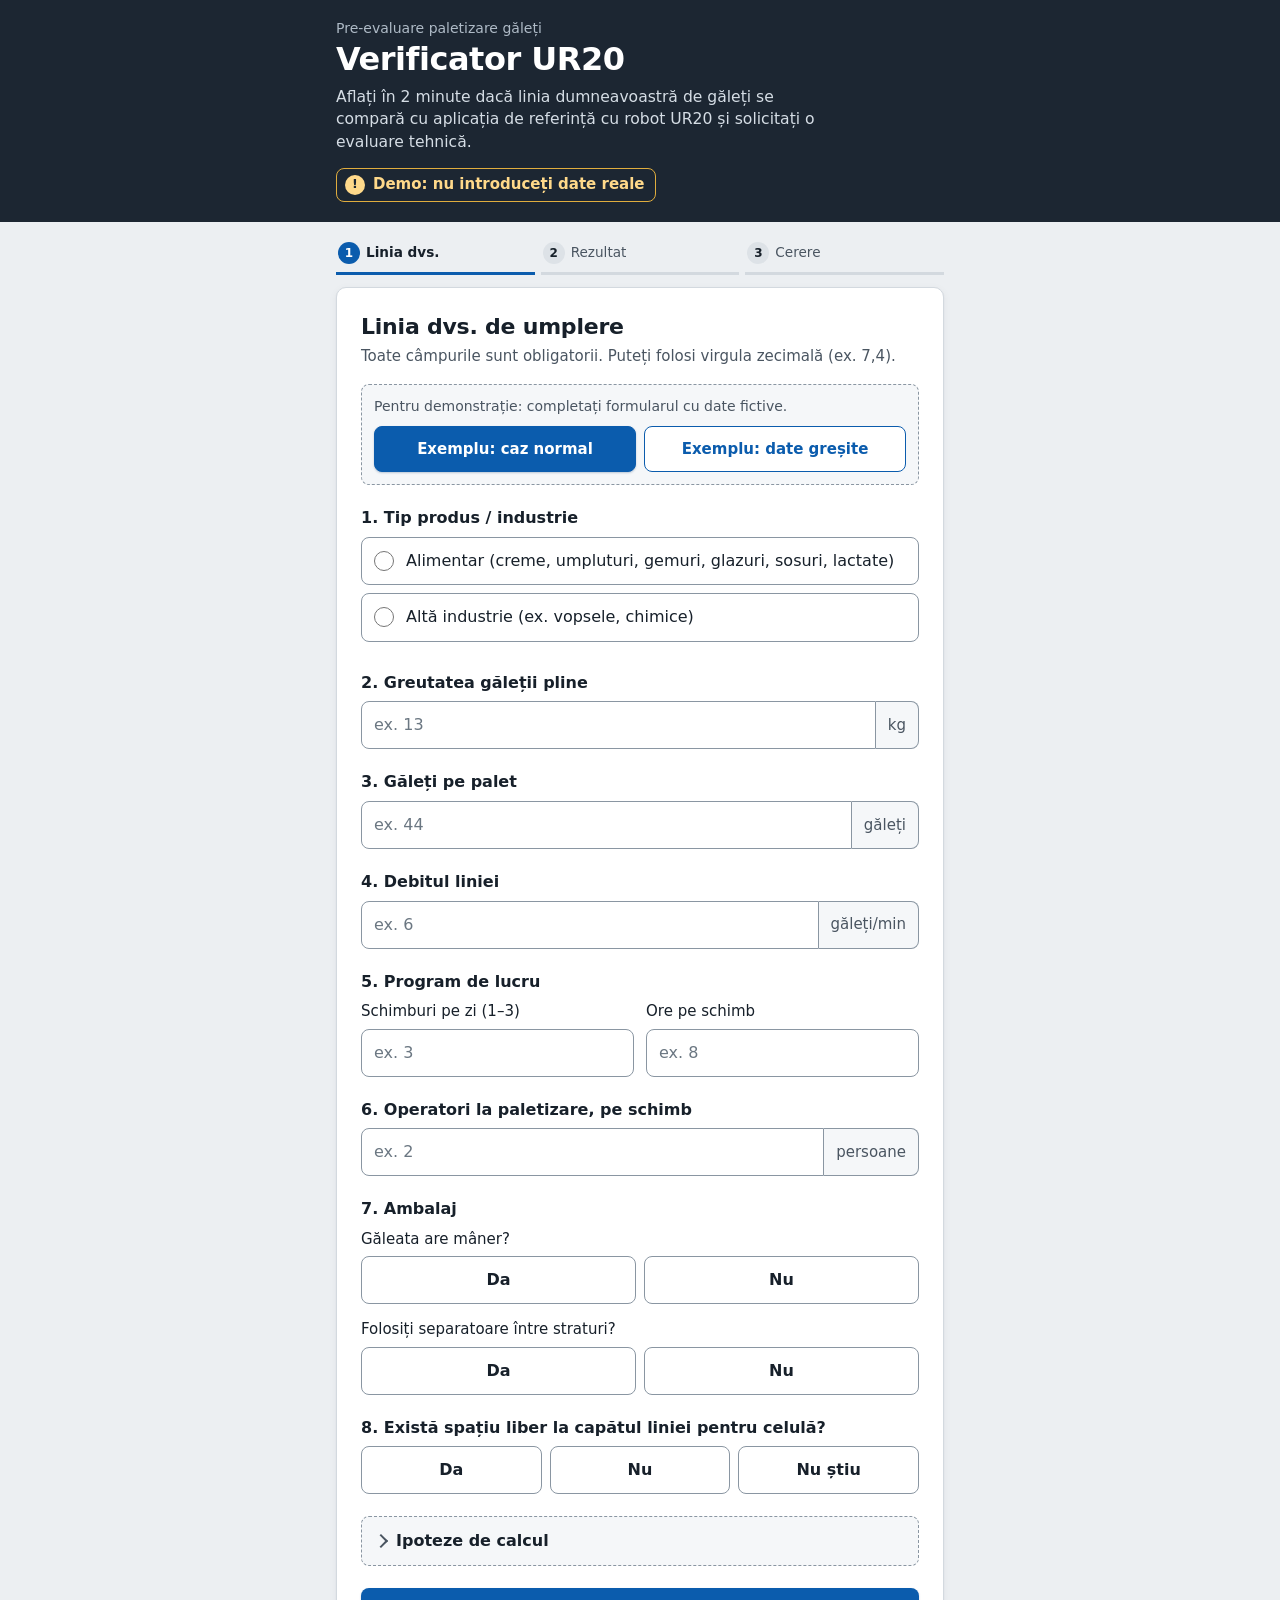
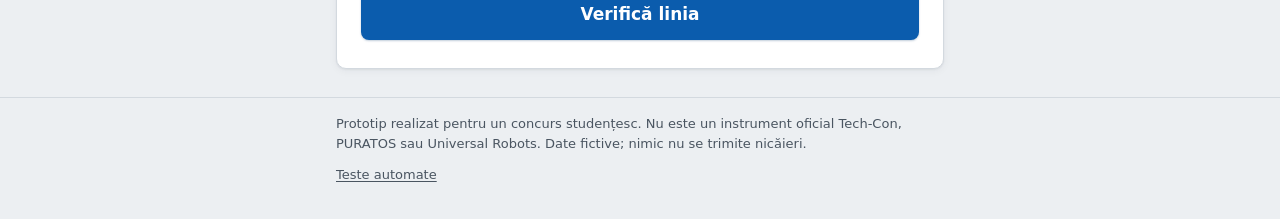
<file: index.html>
<!doctype html>
<html lang="ro">
<head>
<meta charset="utf-8">
<meta name="viewport" content="width=device-width, initial-scale=1, viewport-fit=cover">
<meta name="theme-color" content="#1c2632">
<link rel="manifest" href="./manifest.webmanifest">
<link rel="icon" href="./icon.svg" type="image/svg+xml">
<link rel="icon" href="./icon-192.png" type="image/png" sizes="192x192">
<link rel="apple-touch-icon" href="./apple-touch-icon.png">
<meta name="description" content="Pre-evaluare în 2 minute: se compară linia dvs. de umplere a găleților cu aplicația de referință cu robot UR20.">
<title>Verificator UR20</title>
<link rel="stylesheet" href="./style.css">
</head>
<body>
<header class="antet">
  <div class="continut">
    <p class="supratitlu">Pre-evaluare paletizare găleți</p>
    <h1>Verificator UR20</h1>
    <p class="subtitlu">Aflați în 2 minute dacă linia dumneavoastră de găleți se compară cu aplicația de referință cu robot UR20 și solicitați o evaluare tehnică.</p>
    <p class="demo" role="note"><span class="demo-semn" aria-hidden="true">!</span> Demo: nu introduceți date reale</p>
  </div>
</header>

<nav class="pasi continut" aria-label="Pașii verificării">
  <ol>
    <li id="pas-ind-1" class="activ" aria-current="step"><span class="nr">1</span> Linia dvs.</li>
    <li id="pas-ind-2"><span class="nr">2</span> Rezultat</li>
    <li id="pas-ind-3"><span class="nr">3</span> Cerere</li>
  </ol>
</nav>

<main class="continut">

  <!-- PAS 1: formular -->
  <section id="ecran-linie" class="ecran" aria-labelledby="titlu-linie">
    <h2 id="titlu-linie" tabindex="-1">Linia dvs. de umplere</h2>
    <p class="indicatie">Toate câmpurile sunt obligatorii. Puteți folosi virgula zecimală (ex. 7,4).</p>

    <div id="zona-exemple" class="zona-exemple">
      <p class="exemple-text" id="exemple-text">Pentru demonstrație: completați formularul cu date fictive.</p>
      <div class="exemple-butoane">
        <button type="button" class="btn btn-mic" id="btn-exemplu-normal" aria-describedby="exemple-text">Exemplu: caz normal</button>
        <button type="button" class="btn btn-mic" id="btn-exemplu-gresit" aria-describedby="exemple-text">Exemplu: date greșite</button>
      </div>
    </div>

    <div id="rezumat-erori" class="rezumat-erori" role="alert" hidden></div>

    <form id="form-linie" novalidate>
      <fieldset class="camp" id="camp-industrie">
        <legend>1. Tip produs / industrie</legend>
        <label class="optiune"><input type="radio" name="industrie" id="industrie-alimentar" value="alimentar"> <span>Alimentar (creme, umpluturi, gemuri, glazuri, sosuri, lactate)</span></label>
        <label class="optiune"><input type="radio" name="industrie" id="industrie-alta" value="alta"> <span>Altă industrie (ex. vopsele, chimice)</span></label>
        <p class="eroare" id="err-industrie" aria-live="polite"></p>
      </fieldset>

      <div class="camp" id="camp-greutate">
        <label for="greutate">2. Greutatea găleții pline</label>
        <div class="cu-unitate"><input type="text" id="greutate" name="greutate" inputmode="decimal" autocomplete="off" placeholder="ex. 13" aria-describedby="err-greutate"><span class="unitate">kg</span></div>
        <p class="eroare" id="err-greutate" aria-live="polite"></p>
      </div>

      <div class="camp" id="camp-galeti-palet">
        <label for="galeti-palet">3. Găleți pe palet</label>
        <div class="cu-unitate"><input type="text" id="galeti-palet" name="galeti-palet" inputmode="decimal" autocomplete="off" placeholder="ex. 44" aria-describedby="err-galeti-palet"><span class="unitate">găleți</span></div>
        <p class="eroare" id="err-galeti-palet" aria-live="polite"></p>
      </div>

      <div class="camp" id="camp-debit">
        <label for="debit">4. Debitul liniei</label>
        <div class="cu-unitate"><input type="text" id="debit" name="debit" inputmode="decimal" autocomplete="off" placeholder="ex. 6" aria-describedby="err-debit"><span class="unitate">găleți/min</span></div>
        <p class="eroare" id="err-debit" aria-live="polite"></p>
      </div>

      <fieldset class="camp" id="camp-program">
        <legend>5. Program de lucru</legend>
        <div class="doua">
          <div>
            <label for="schimburi" class="sub">Schimburi pe zi (1–3)</label>
            <input type="text" id="schimburi" name="schimburi" inputmode="numeric" autocomplete="off" placeholder="ex. 3" aria-describedby="err-schimburi">
            <p class="eroare" id="err-schimburi" aria-live="polite"></p>
          </div>
          <div>
            <label for="ore" class="sub">Ore pe schimb</label>
            <input type="text" id="ore" name="ore" inputmode="decimal" autocomplete="off" placeholder="ex. 8" aria-describedby="err-ore">
            <p class="eroare" id="err-ore" aria-live="polite"></p>
          </div>
        </div>
      </fieldset>

      <div class="camp" id="camp-operatori">
        <label for="operatori">6. Operatori la paletizare, pe schimb</label>
        <div class="cu-unitate"><input type="text" id="operatori" name="operatori" inputmode="numeric" autocomplete="off" placeholder="ex. 2" aria-describedby="err-operatori"><span class="unitate">persoane</span></div>
        <p class="eroare" id="err-operatori" aria-live="polite"></p>
      </div>

      <fieldset class="camp" id="camp-ambalaj">
        <legend>7. Ambalaj</legend>
        <div class="intrebare">
          <p class="sub" id="lbl-maner">Găleata are mâner?</p>
          <div class="segmente" role="radiogroup" aria-labelledby="lbl-maner">
            <label class="segment"><input type="radio" name="maner" id="maner-da" value="da"><span>Da</span></label>
            <label class="segment"><input type="radio" name="maner" id="maner-nu" value="nu"><span>Nu</span></label>
          </div>
          <p class="eroare" id="err-maner" aria-live="polite"></p>
        </div>
        <div class="intrebare">
          <p class="sub" id="lbl-separator">Folosiți separatoare între straturi?</p>
          <div class="segmente" role="radiogroup" aria-labelledby="lbl-separator">
            <label class="segment"><input type="radio" name="separator" id="separator-da" value="da"><span>Da</span></label>
            <label class="segment"><input type="radio" name="separator" id="separator-nu" value="nu"><span>Nu</span></label>
          </div>
          <p class="eroare" id="err-separator" aria-live="polite"></p>
        </div>
      </fieldset>

      <fieldset class="camp" id="camp-spatiu">
        <legend>8. Există spațiu liber la capătul liniei pentru celulă?</legend>
        <div class="segmente trei">
          <label class="segment"><input type="radio" name="spatiu" id="spatiu-da" value="da"><span>Da</span></label>
          <label class="segment"><input type="radio" name="spatiu" id="spatiu-nu" value="nu"><span>Nu</span></label>
          <label class="segment"><input type="radio" name="spatiu" id="spatiu-nu_stiu" value="nu_stiu"><span>Nu știu</span></label>
        </div>
        <p class="eroare" id="err-spatiu" aria-live="polite"></p>
      </fieldset>

      <details class="ipoteze" id="ipoteze">
        <summary>Ipoteze de calcul</summary>
        <div class="camp" id="camp-gripper">
          <label for="gripper">Greutatea gripperului (ipoteză, editabilă)</label>
          <div class="cu-unitate"><input type="text" id="gripper" name="gripper" inputmode="decimal" autocomplete="off" value="5" aria-describedby="err-gripper nota-gripper"><span class="unitate">kg</span></div>
          <p class="eroare" id="err-gripper" aria-live="polite"></p>
          <p class="mic" id="nota-gripper">Sarcina totală = greutatea găleții + gripperul; o găleată pe ciclu. Capacitatea UR20 folosită: 20 kg (sarcina nominală din fișa tehnică Universal Robots).</p>
        </div>
      </details>

      <p class="eroare eroare-form" id="err-form" aria-live="polite"></p>
      <button type="submit" class="btn btn-principal" id="btn-verifica">Verifică linia</button>
    </form>
  </section>

  <!-- PAS 2: rezultat -->
  <section id="ecran-rezultat" class="ecran" aria-labelledby="titlu-rezultat" hidden>
    <h2 id="titlu-rezultat" tabindex="-1">Rezultatul pre-evaluării</h2>

    <div id="verdict" class="verdict" role="status"></div>

    <div id="bloc-motive" class="bloc" hidden>
      <h3>De ce</h3>
      <ul id="lista-motive" class="lista-motive"></ul>
    </div>

    <div id="bloc-note" class="bloc" hidden>
      <h3>De reținut</h3>
      <ul id="lista-note" class="lista-note"></ul>
    </div>

    <div class="bloc">
      <h3>Calculele dvs. <span class="eticheta-ipoteza">pe baza datelor introduse și a ipotezelor</span></h3>
      <div id="calcule" class="calcule"></div>
    </div>

    <div class="bloc referinta">
      <h3>Referință PURATOS <span class="eticheta-fapt">rezultate de test</span></h3>
      <ul class="lista-ref">
        <li>Găleți de 5 kg și 13 kg; 100 de găleți de 5 kg sau 44 de 13 kg pe europalet.</li>
        <li>Țintă: minimum 6 găleți/min. Testat: 8,6 găleți/min la 5 kg și 7,4 găleți/min la 13 kg.</li>
      </ul>
      <p class="fix">Valorile de referință sunt rezultate de test din aplicația PURATOS, nu garanții pentru linia dumneavoastră.</p>
      <p class="fix">Rămân manuale: schimbarea paleților și amplasarea separatoarelor.</p>
      <p class="fix">Celula nu acoperă: transportul paleților, înfolierea și expedierea.</p>
    </div>

    <div class="actiuni">
      <button type="button" class="btn btn-principal" id="btn-solicita">Solicită evaluarea tehnică</button>
      <button type="button" class="btn btn-secundar" id="btn-modifica">Modifică datele</button>
    </div>
  </section>

  <!-- PAS 3: cerere -->
  <section id="ecran-cerere" class="ecran" aria-labelledby="titlu-cerere" hidden>
    <h2 id="titlu-cerere" tabindex="-1">Cerere de evaluare tehnică</h2>
    <p class="demo demo-mic" role="note"><span class="demo-semn" aria-hidden="true">!</span> Demo: folosiți date fictive</p>
    <p class="indicatie">Cererea se salvează doar în acest browser. Dacă lipsește ceva, o salvăm oricum și o marcăm „Cerere incompletă”.</p>

    <button type="button" class="btn btn-mic btn-fictive" id="btn-date-fictive">Completează cu date fictive</button>

    <form id="form-cerere" novalidate>
      <div class="camp">
        <label for="firma">Firma</label>
        <input type="text" id="firma" name="firma" autocomplete="off" placeholder="ex. Fabrica Demo SRL">
      </div>
      <div class="camp">
        <label for="rol">Rolul dvs.</label>
        <select id="rol" name="rol">
          <option value="">Alegeți rolul</option>
          <option>Director de producție / de fabrică</option>
          <option>Responsabil investiții</option>
          <option>Responsabil SSM</option>
          <option>Alt rol</option>
        </select>
      </div>
      <div class="camp">
        <label for="judet">Județul fabricii</label>
        <select id="judet" name="judet">
          <option value="">Alegeți județul</option>
        </select>
      </div>
      <div class="actiuni">
        <button type="submit" class="btn btn-principal" id="btn-trimite">Trimite cererea</button>
        <button type="button" class="btn btn-secundar" id="btn-inapoi-rezultat">Înapoi la rezultat</button>
      </div>
    </form>
  </section>

  <!-- Confirmare: fișa de pre-evaluare -->
  <section id="ecran-confirmare" class="ecran" aria-labelledby="titlu-confirmare" hidden>
    <h2 id="titlu-confirmare" tabindex="-1">Fișa de pre-evaluare</h2>
    <p id="nota-stocare" class="nota-stocare" role="status" hidden></p>
    <div id="fisa" class="fisa"></div>
    <div class="actiuni">
      <button type="button" class="btn btn-secundar" id="btn-completeaza" hidden>Completează datele</button>
      <button type="button" class="btn btn-principal" id="btn-verificare-noua">Verificare nouă</button>
    </div>
  </section>
</main>

<footer class="subsol">
  <div class="continut">
    <p>Prototip realizat pentru un concurs studențesc. Nu este un instrument oficial Tech-Con, PURATOS sau Universal Robots. Date fictive; nimic nu se trimite nicăieri.</p>
    <p><a href="./test.html">Teste automate</a></p>
  </div>
</footer>

<script src="./logic.js"></script>
<script src="./app.js"></script>
</body>
</html>
</file>
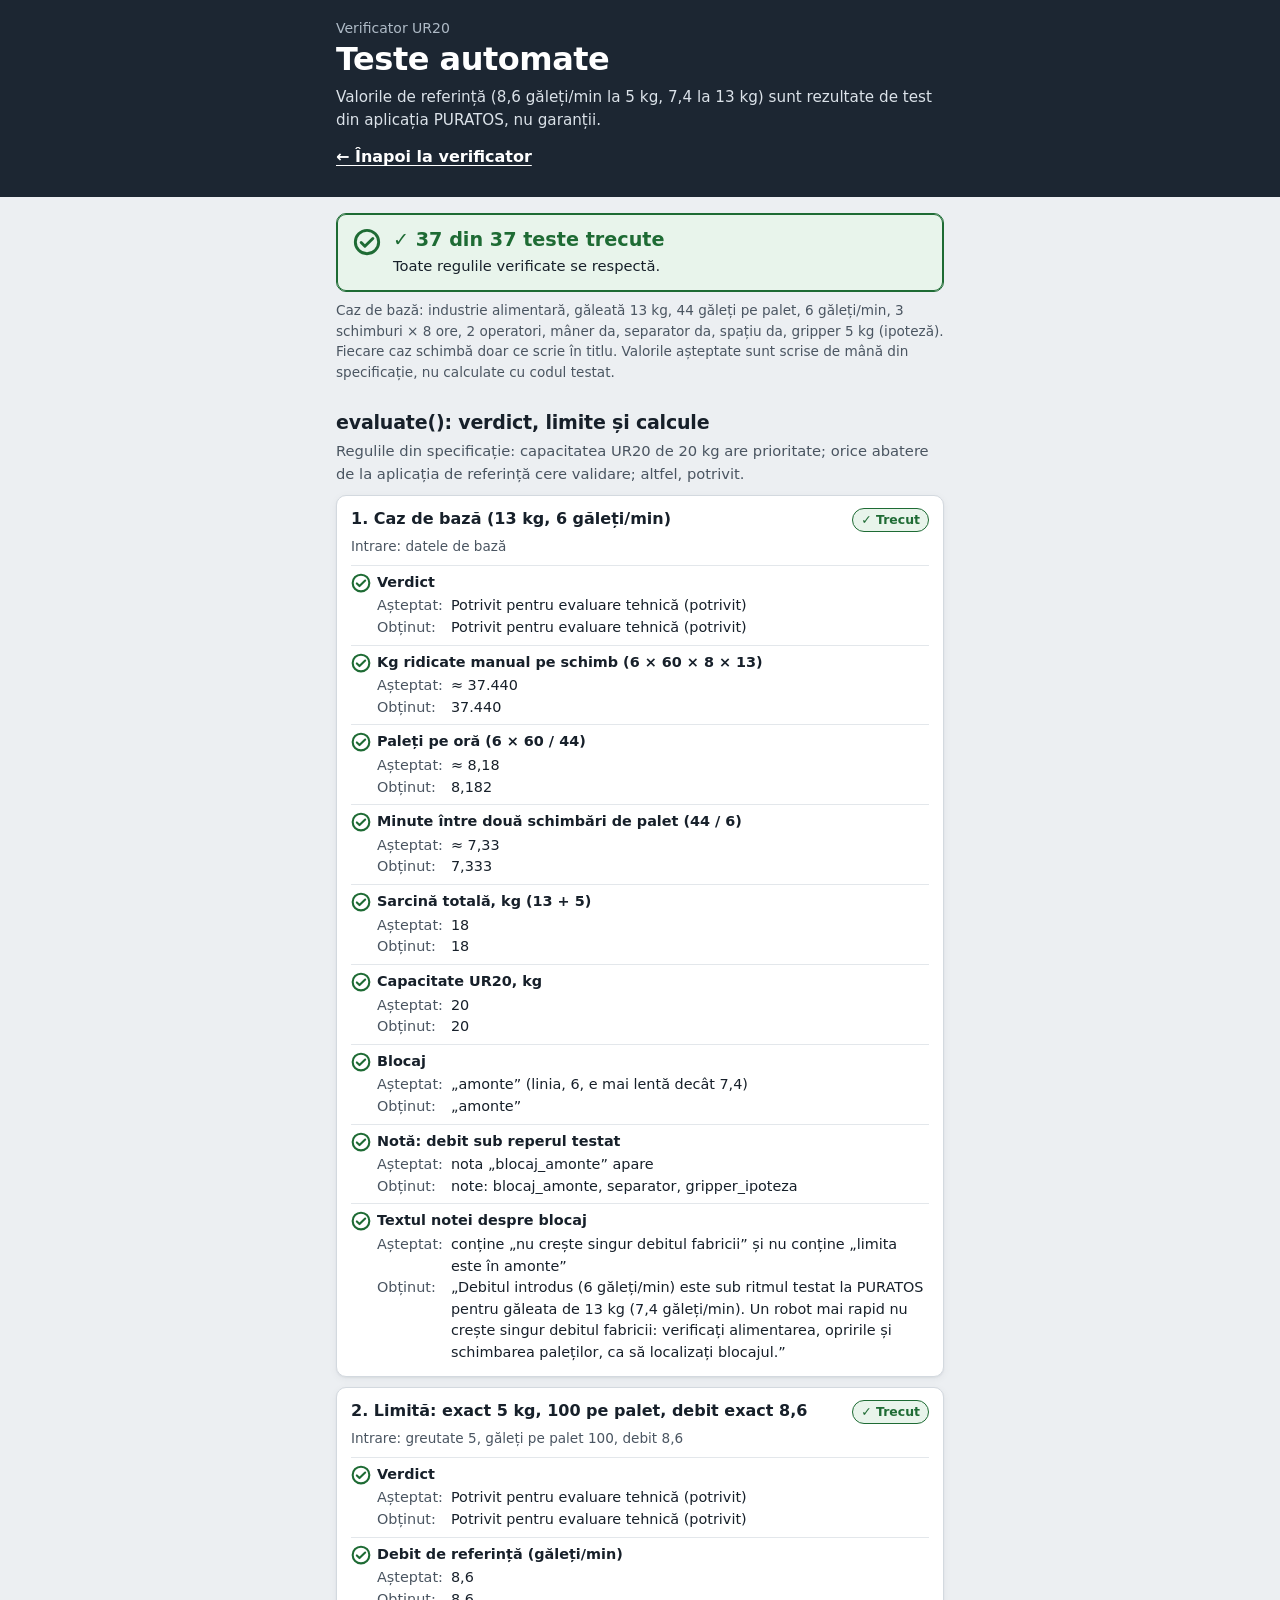
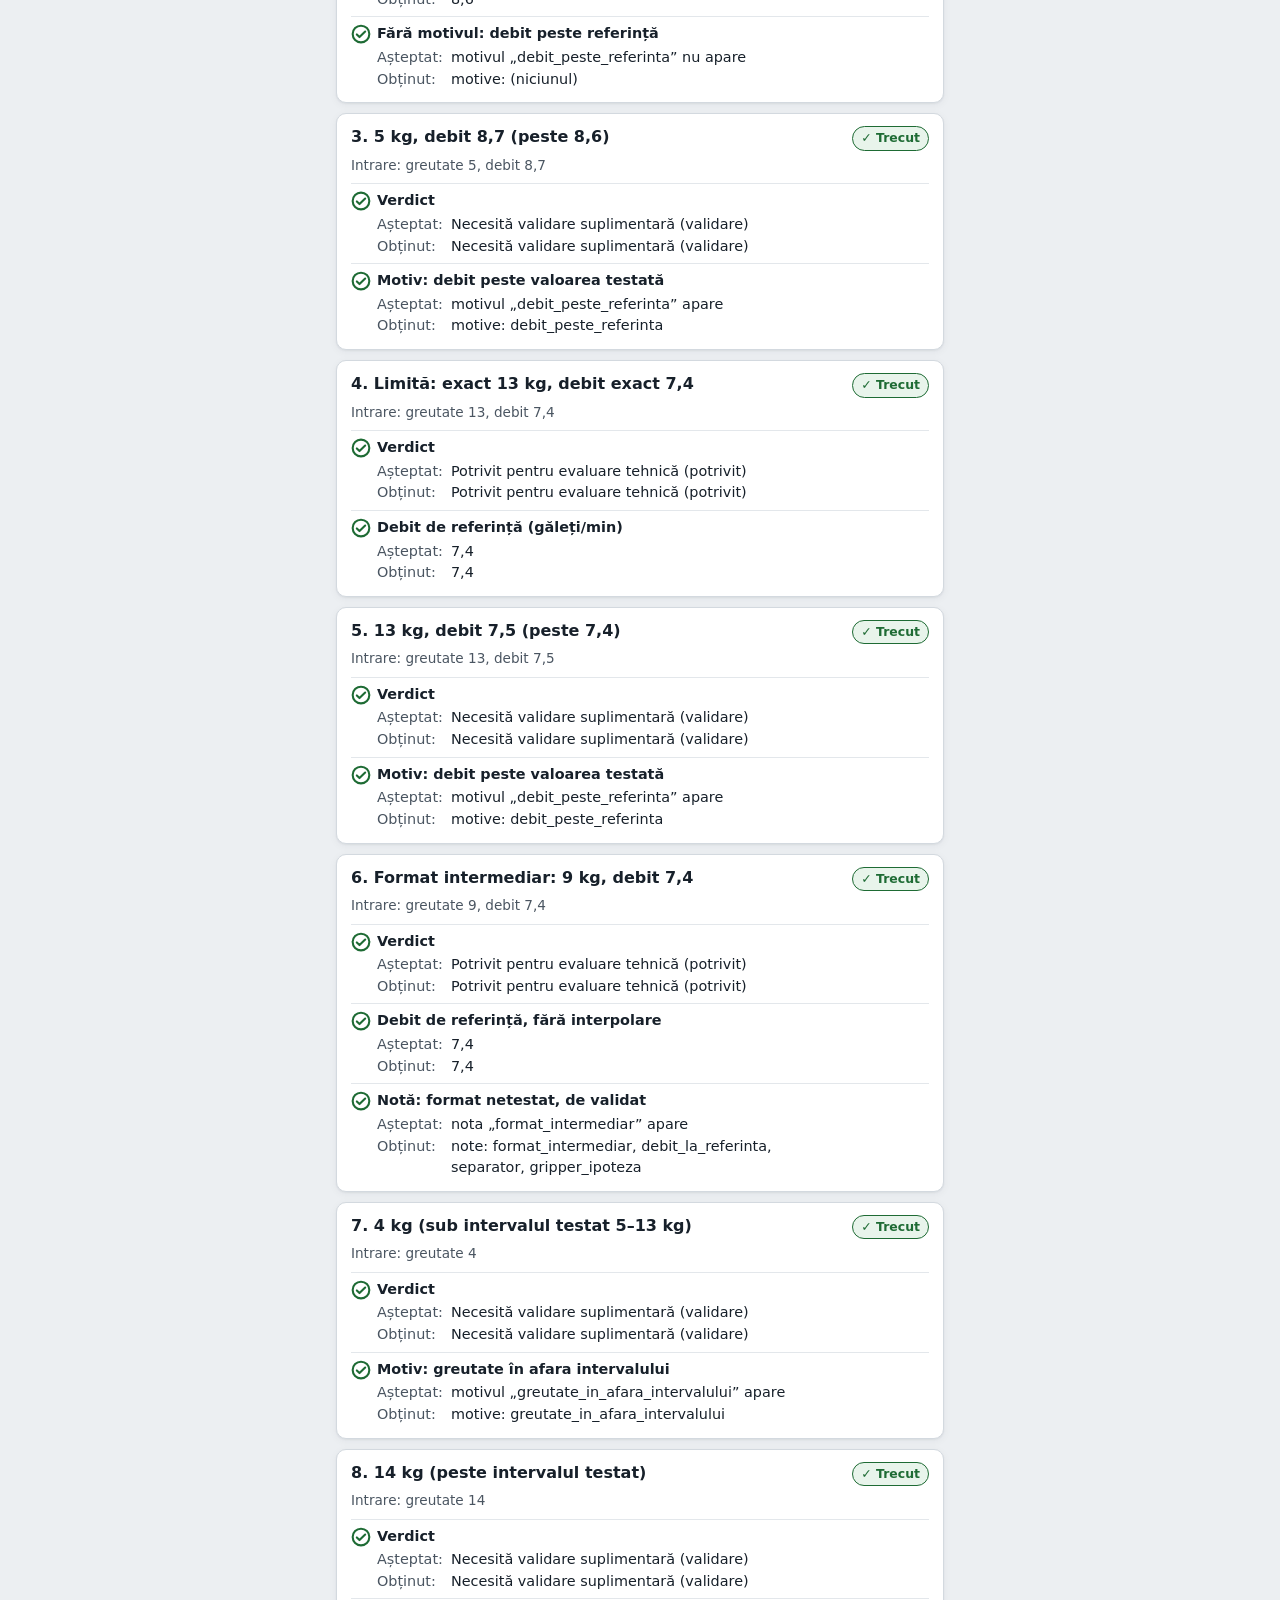
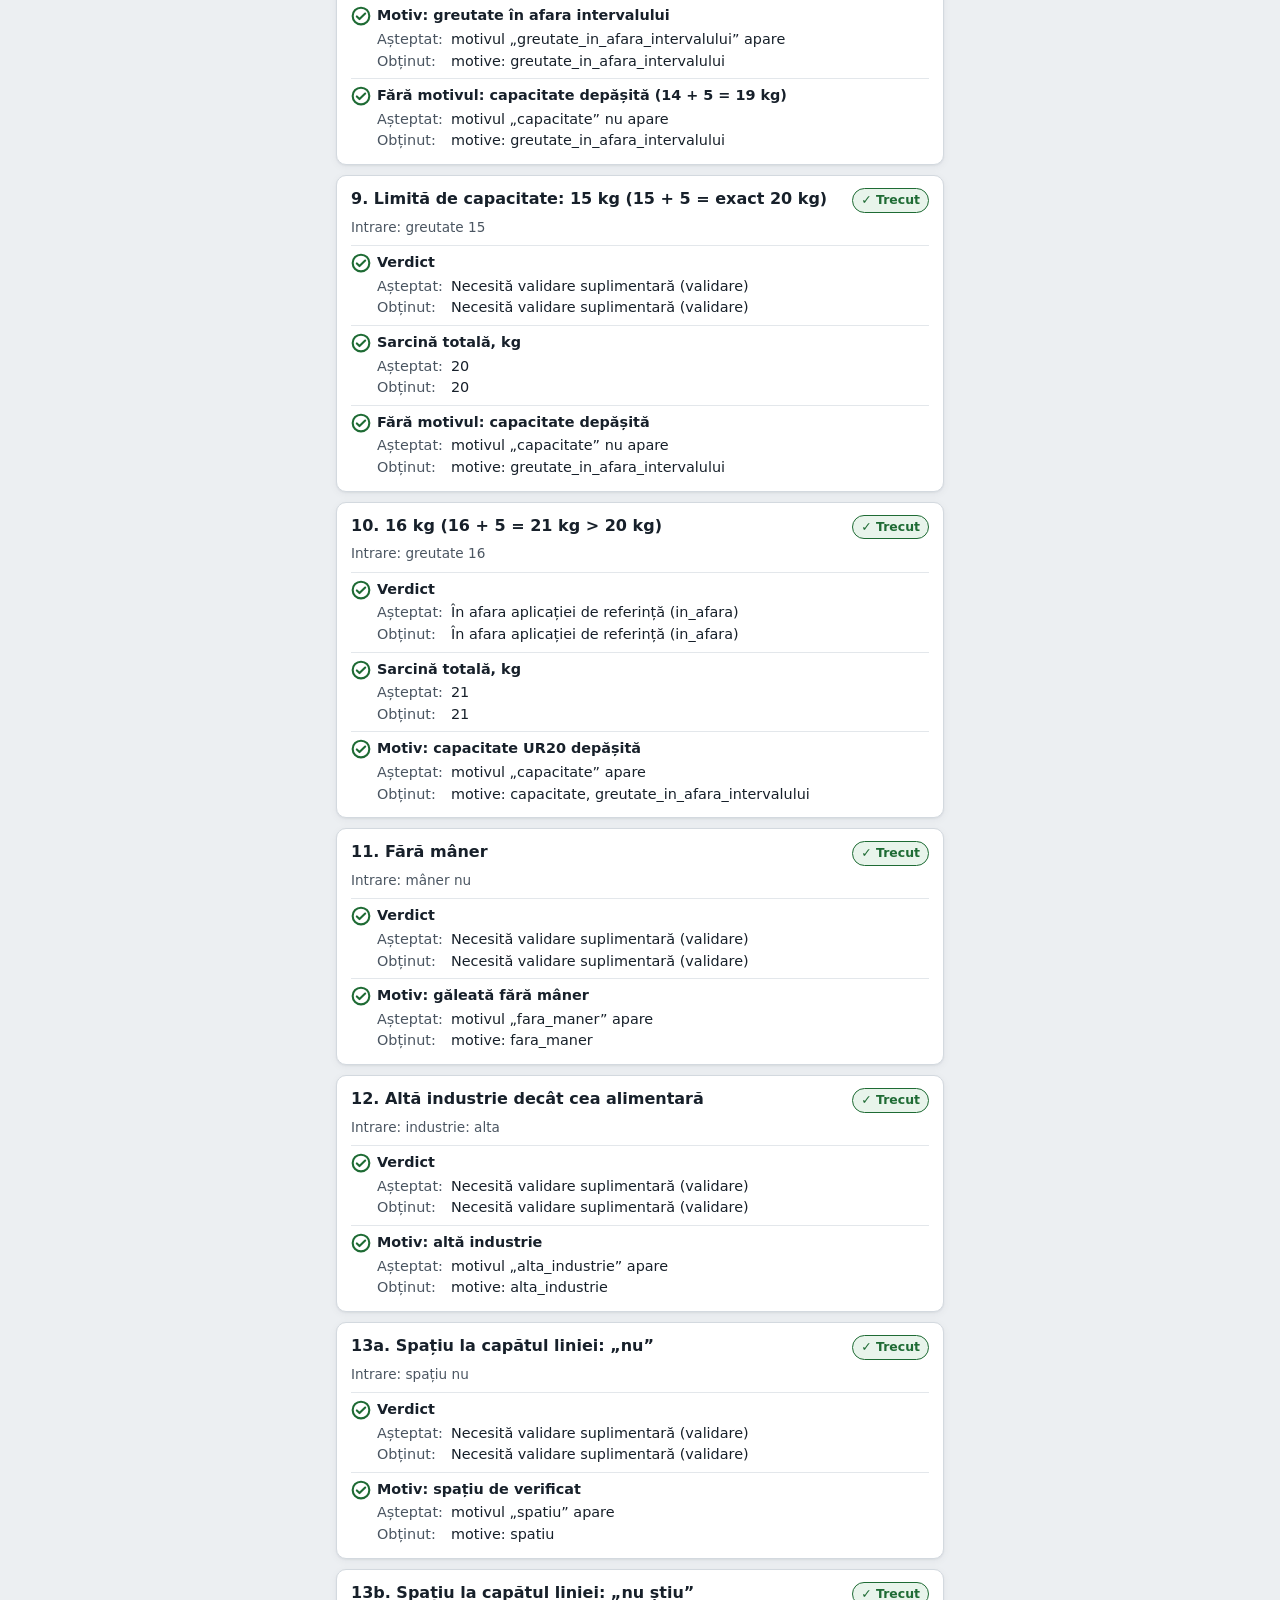
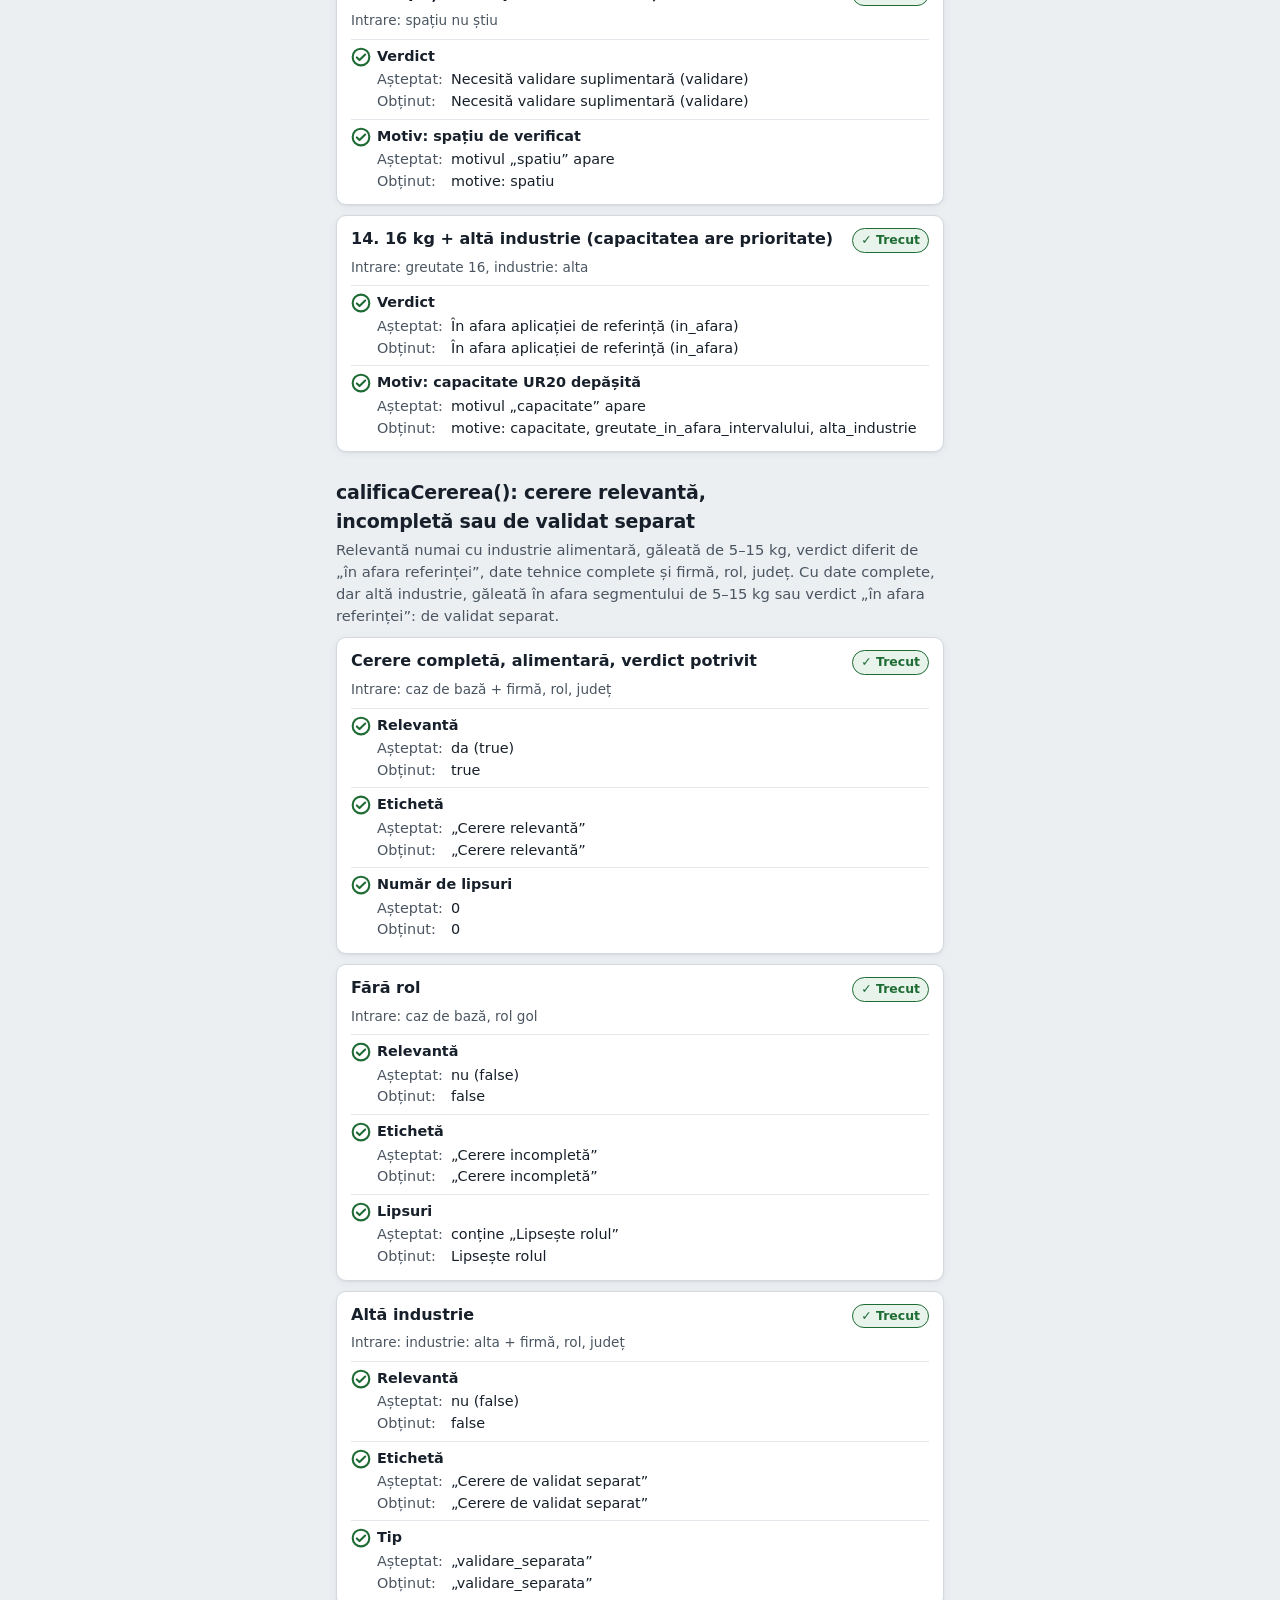
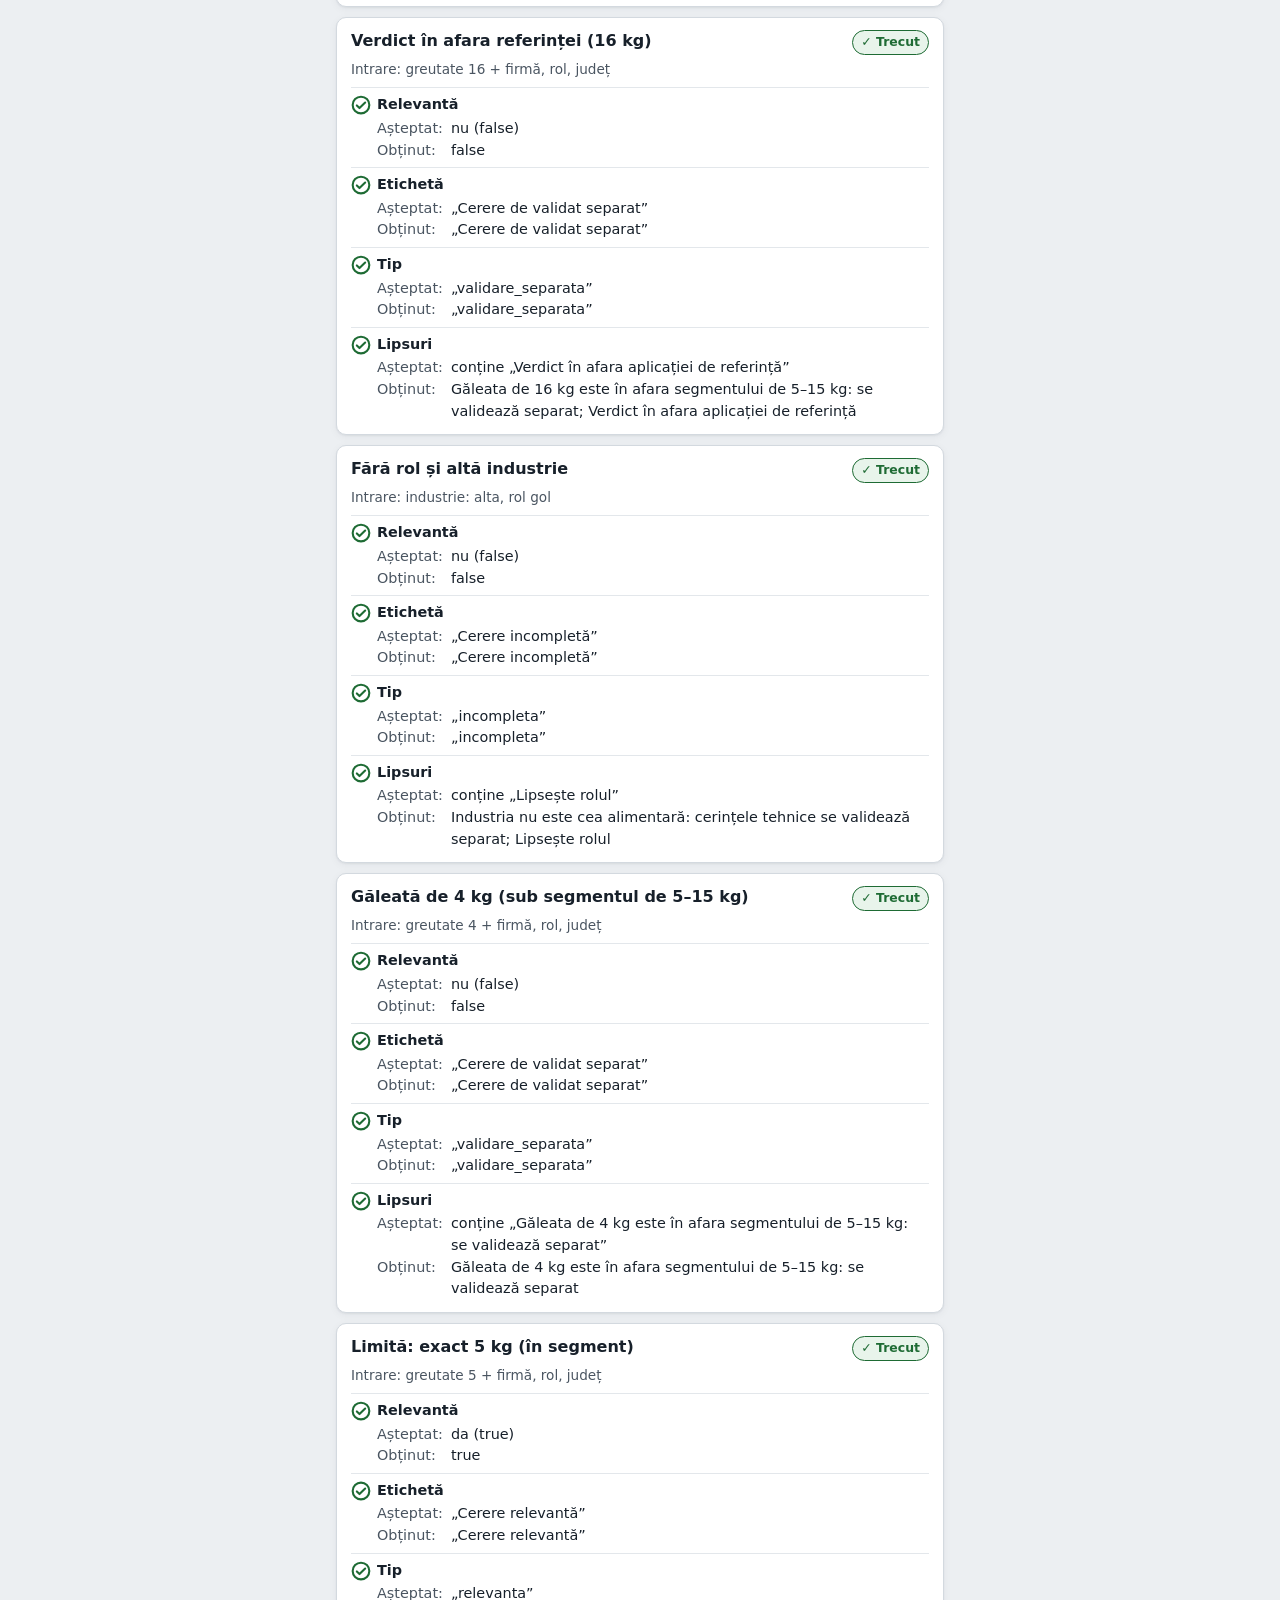
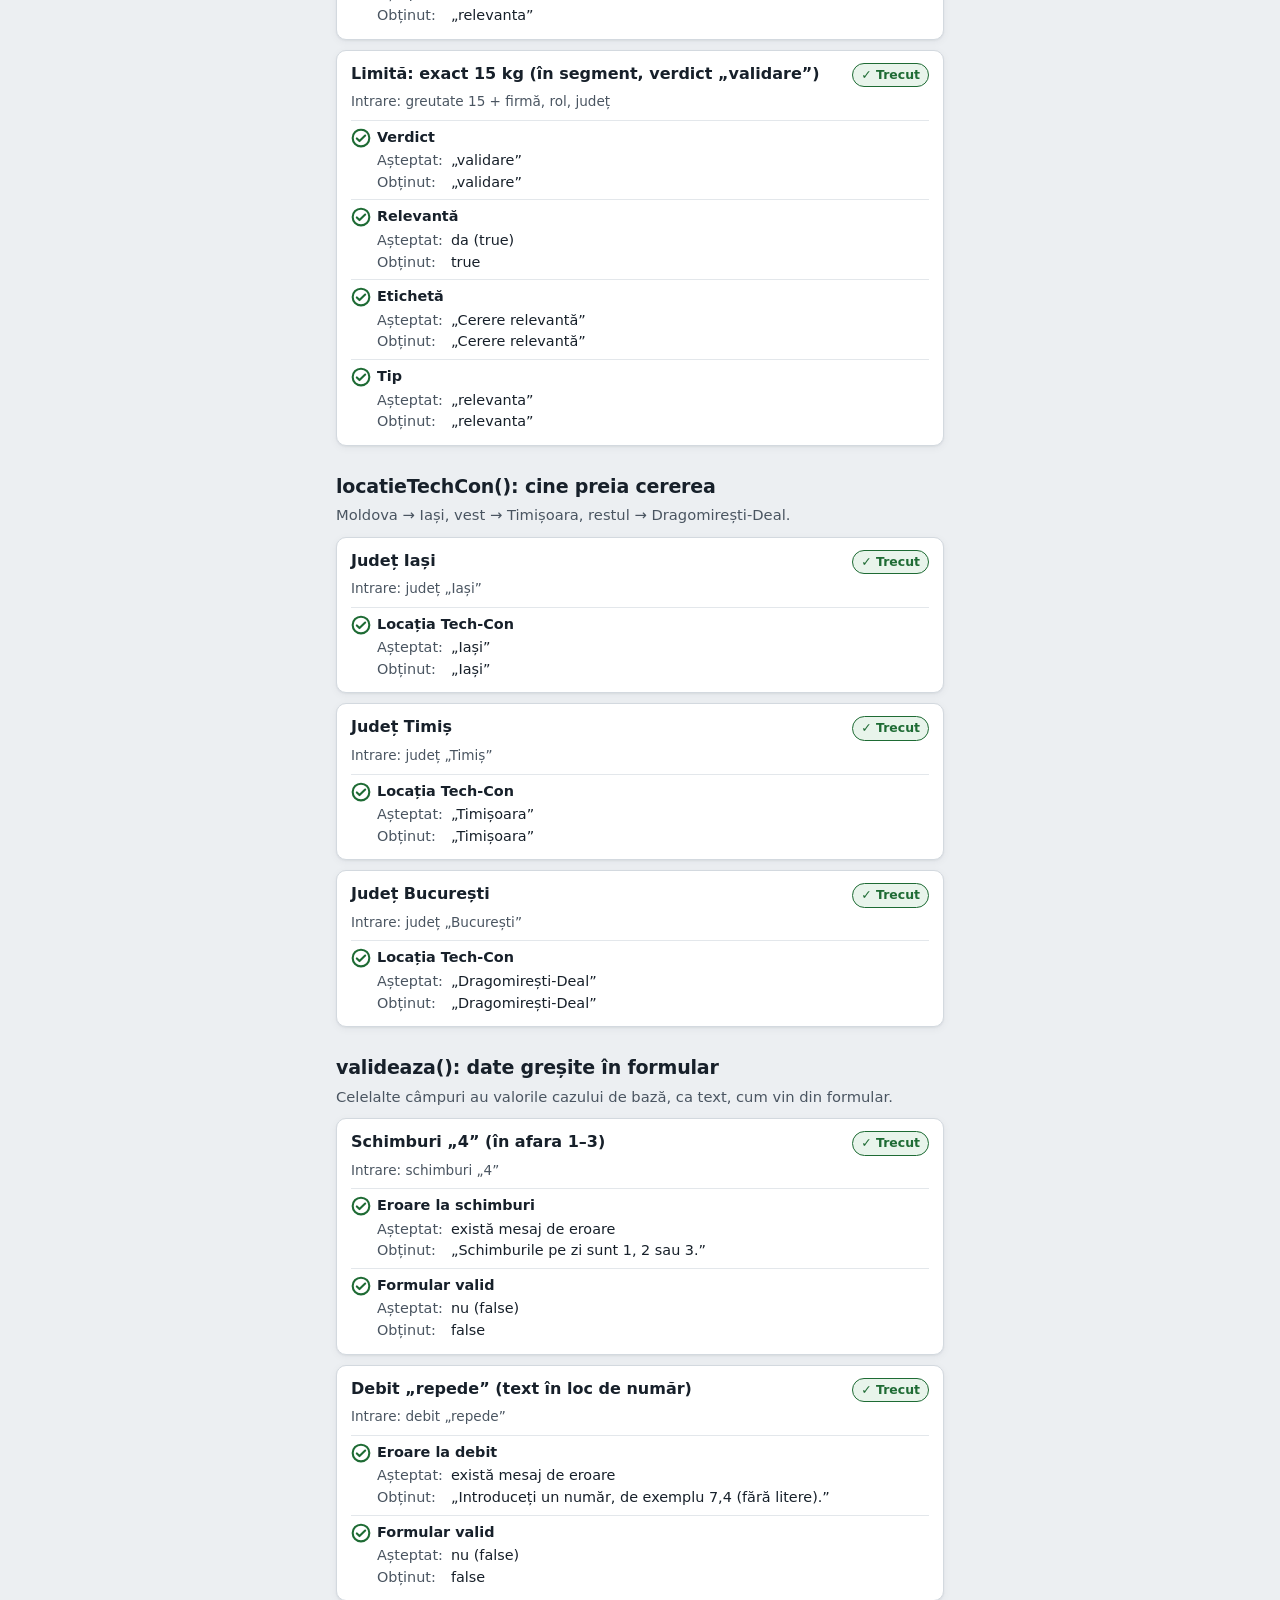
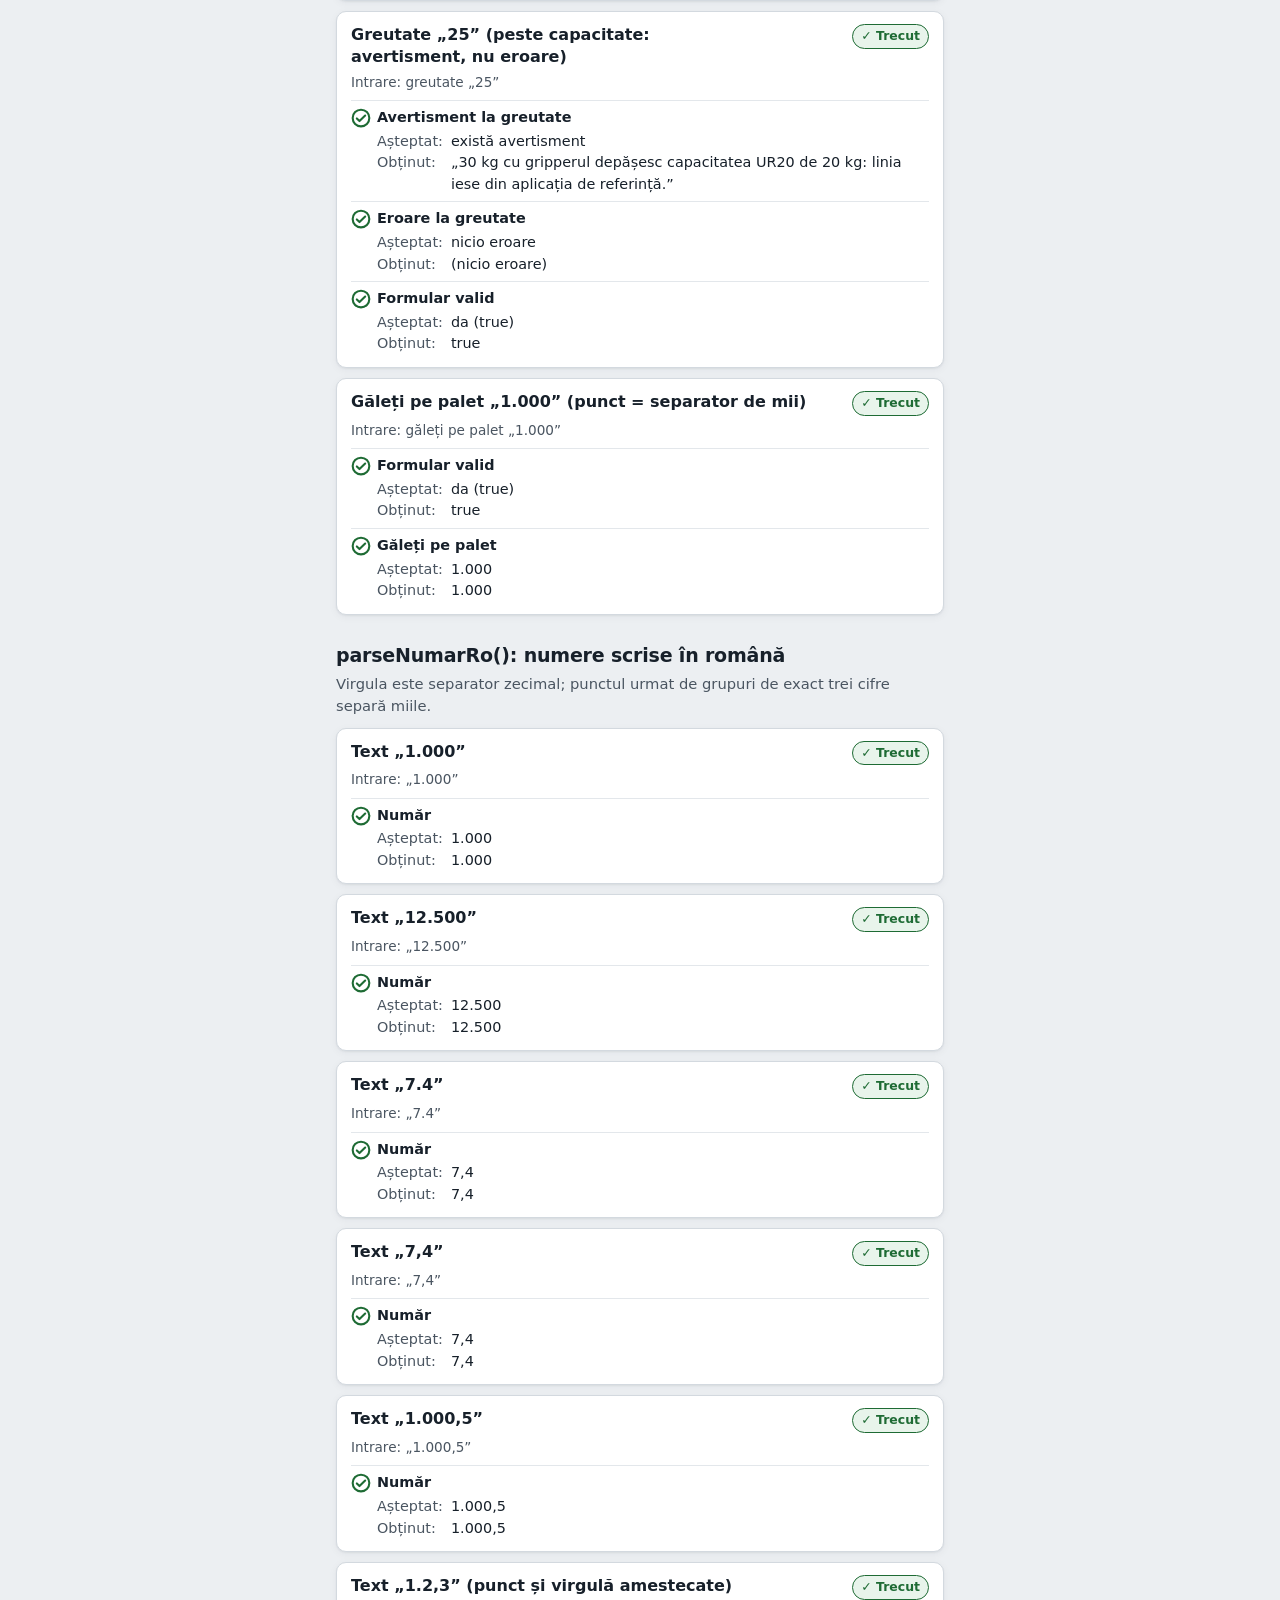
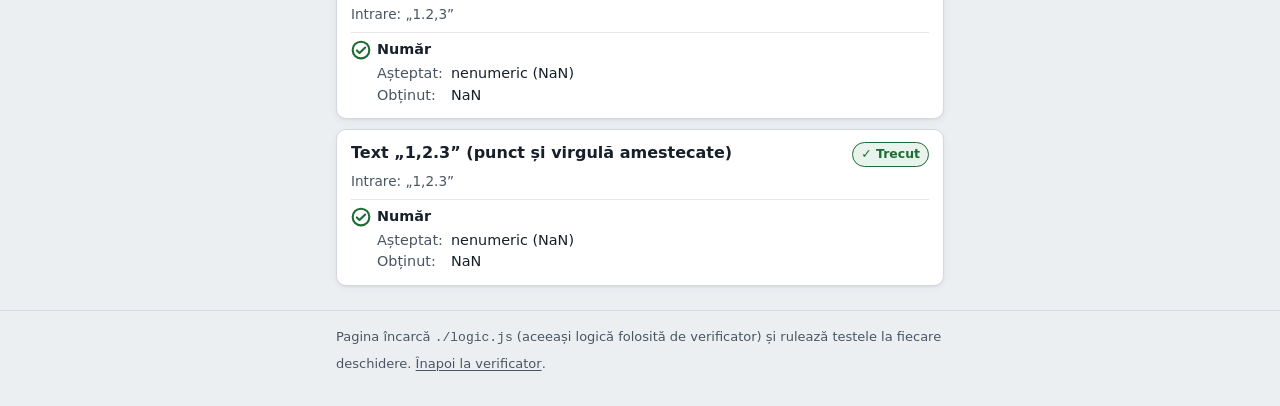
<file: test.html>
<!doctype html>
<html lang="ro">
<head>
<meta charset="utf-8">
<meta name="viewport" content="width=device-width, initial-scale=1, viewport-fit=cover">
<meta name="theme-color" content="#1f2a36">
<meta name="description" content="Teste automate pentru logica Verificatorului UR20: verdicte, limite, calcule, cerere, validare.">
<title>Teste automate — Verificator UR20</title>
<link rel="stylesheet" href="./style.css">
<style>
  .rezumat {
    display: flex; align-items: flex-start; gap: 12px; margin: 16px 0 8px;
    padding: 14px 16px; border-radius: var(--raza, 10px); border: 2px solid var(--linie);
    background: var(--suprafata); font-size: 1.05rem;
  }
  .rezumat strong { display: block; font-size: 1.2rem; line-height: 1.3; }
  .rezumat { border-width: 1px; }
  .rezumat.ok { box-shadow: inset 0 0 0 1px var(--ok); border-color: var(--ok); background: var(--ok-fundal); color: var(--ok); }
  .rezumat.picat { box-shadow: inset 0 0 0 1px var(--stop); border-color: var(--stop); background: var(--stop-fundal); color: var(--stop); }
  .rezumat .detaliu { color: var(--text); font-size: .92rem; margin: 2px 0 0; }
  .ico { flex: none; width: 28px; height: 28px; }
  .ico-mic { flex: none; width: 20px; height: 20px; }
  .grup { margin: 26px 0 0; }
  .grup > h2 { font-size: 1.1875rem; margin: 0 0 4px; letter-spacing: -0.01em; }
  .grup > p { margin: 0 0 10px; color: var(--text-slab); font-size: .92rem; }
  .teste { list-style: none; margin: 0; padding: 0; display: grid; gap: 10px; }
  .test {
    background: var(--suprafata); border: 1px solid var(--linie);
    border-radius: var(--raza, 10px); padding: 12px 14px; min-width: 0; box-shadow: var(--umbra);
  }
  .test.picat { border-color: var(--stop); box-shadow: inset 0 0 0 1px var(--stop); background: var(--stop-fundal); }
  .test-cap { display: flex; gap: 8px; align-items: flex-start; }
  .test-cap h3 { margin: 0; font-size: 1rem; line-height: 1.35; flex: 1; min-width: 0; font-variant-numeric: tabular-nums; }
  .verificare dd { font-variant-numeric: tabular-nums; }
  .stare { flex: none; font-size: .78rem; font-weight: 700; padding: 2px 8px; border-radius: 99px; white-space: nowrap; }
  .stare.ok { background: var(--ok-fundal); color: var(--ok); border: 1px solid var(--ok); }
  .stare.picat { background: var(--stop); color: #fff; }
  .intrare { margin: 4px 0 8px; font-size: .85rem; color: var(--text-slab); }
  .verificari { list-style: none; margin: 0; padding: 0; display: grid; gap: 6px; }
  .verificare { border-top: 1px solid #e3e7eb; padding-top: 6px; font-size: .9rem; display: flex; gap: 6px; }
  .verificare .ico-mic { margin-top: 1px; }
  .verificare.ok .ico-mic { color: var(--ok); }
  .verificare.picat .ico-mic { color: var(--stop); }
  .verificare dl { margin: 0; flex: 1; min-width: 0; display: grid; grid-template-columns: auto 1fr; column-gap: 8px; }
  .verificare .ce { grid-column: 1 / -1; font-weight: 600; margin-bottom: 2px; }
  .verificare dt { color: var(--text-slab); }
  .verificare dd { margin: 0; min-width: 0; overflow-wrap: anywhere; }
  .verificare.picat dd.obtinut { color: var(--stop); font-weight: 700; }
  .inapoi { display: inline-block; margin: 6px 0 0; padding: 8px 0; color: #fff; font-weight: 600; }
  .antet a.inapoi:focus-visible { outline: 3px solid #fff; outline-offset: 2px; }
  .avertizare { margin: 0; color: #dbe2e9; font-size: .95rem; }
  main.continut { padding-bottom: 24px; }
</style>
</head>
<body>
<header class="antet">
  <div class="continut">
    <p class="supratitlu">Verificator UR20</p>
    <h1>Teste automate</h1>
    <p class="avertizare">Valorile de referință (8,6 găleți/min la 5 kg, 7,4 la 13 kg) sunt rezultate de test din aplicația PURATOS, nu garanții.</p>
    <a class="inapoi" href="./index.html">← Înapoi la verificator</a>
  </div>
</header>

<main class="continut">
  <div id="rezumat" class="rezumat" role="status" aria-live="polite">
    <strong>Testele rulează…</strong>
  </div>
  <p class="intrare">Caz de bază: industrie alimentară, găleată 13 kg, 44 găleți pe palet, 6 găleți/min, 3 schimburi × 8 ore, 2 operatori, mâner da, separator da, spațiu da, gripper 5 kg (ipoteză). Fiecare caz schimbă doar ce scrie în titlu. Valorile așteptate sunt scrise de mână din specificație, nu calculate cu codul testat.</p>
  <div id="grupuri"></div>
</main>

<footer class="subsol">
  <div class="continut">
    <p>Pagina încarcă <code>./logic.js</code> (aceeași logică folosită de verificator) și rulează testele la fiecare deschidere. <a href="./index.html">Înapoi la verificator</a>.</p>
  </div>
</footer>

<script src="./logic.js"></script>
<script>
(function () {
  'use strict';

  var ICO_OK = '<svg viewBox="0 0 24 24" aria-hidden="true" fill="none" stroke="currentColor" stroke-width="2.5" stroke-linecap="round" stroke-linejoin="round"><circle cx="12" cy="12" r="10"/><path d="M7 12.5l3.2 3.2L17 9"/></svg>';
  var ICO_PICAT = '<svg viewBox="0 0 24 24" aria-hidden="true" fill="none" stroke="currentColor" stroke-width="2.5" stroke-linecap="round" stroke-linejoin="round"><circle cx="12" cy="12" r="10"/><path d="M8.5 8.5l7 7M15.5 8.5l-7 7"/></svg>';

  /* Texte de verdict, scrise de mână din specificație (PLAN.md, B3). */
  var VERDICTE = {
    potrivit: 'Potrivit pentru evaluare tehnică',
    validare: 'Necesită validare suplimentară',
    in_afara: 'În afara aplicației de referință'
  };

  function baza() {
    return {
      industrie: 'alimentar', greutateKg: 13, galetiPePalet: 44, debitGaletiMin: 6,
      schimburiPeZi: 3, orePeSchimb: 8, operatori: 2,
      maner: true, separator: true, spatiu: 'da', greutateGripperKg: 5
    };
  }
  function cu(schimbari) {
    var o = baza();
    for (var k in schimbari) if (Object.prototype.hasOwnProperty.call(schimbari, k)) o[k] = schimbari[k];
    return o;
  }
  function brutBaza(schimbari) {
    var o = {
      industrie: 'alimentar', greutate: '13', 'galeti-palet': '44', debit: '6', schimburi: '3', ore: '8',
      operatori: '2', maner: 'da', separator: 'da', spatiu: 'da', gripper: '5'
    };
    for (var k in schimbari || {}) o[k] = schimbari[k];
    return o;
  }
  function areCod(lista, cod) {
    return (lista || []).some(function (x) { return x && x.cod === cod; });
  }

  /* ---------- tipuri de verificări ---------- */
  function verdict(cod) {
    return {
      ce: 'Verdict', asteptat: VERDICTE[cod] + ' (' + cod + ')',
      obtine: function (r) { return r.verdictText + ' (' + r.verdict + ')'; },
      trece: function (r) { return r.verdict === cod && r.verdictText === VERDICTE[cod]; }
    };
  }
  function aprox(ce, asteptat, cale, toleranta) {
    var t = toleranta == null ? 0.01 : toleranta;
    return {
      ce: ce, asteptat: '≈ ' + nr(asteptat),
      obtine: function (r) { var v = cale(r); return typeof v === 'number' ? nr(v) : String(v); },
      trece: function (r) { var v = cale(r); return typeof v === 'number' && Math.abs(v - asteptat) <= t; }
    };
  }
  function exact(ce, asteptat, cale, afisare) {
    return {
      ce: ce, asteptat: afisare || afis(asteptat),
      obtine: function (r) { return afis(cale(r)); },
      trece: function (r) { return cale(r) === asteptat; }
    };
  }
  function adevarat(ce, asteptatText, obtinutText, conditie) {
    return {
      ce: ce, asteptat: asteptatText,
      obtine: function (r) { return obtinutText(r); },
      trece: conditie
    };
  }
  function cuMotiv(cod, descriere) {
    return adevarat('Motiv: ' + descriere, 'motivul „' + cod + '” apare',
      function (r) { return 'motive: ' + coduri(r.motive); },
      function (r) { return areCod(r.motive, cod); });
  }
  function faraMotiv(cod, descriere) {
    return adevarat('Fără motivul: ' + descriere, 'motivul „' + cod + '” nu apare',
      function (r) { return 'motive: ' + coduri(r.motive); },
      function (r) { return !areCod(r.motive, cod); });
  }
  function cuNota(cod, descriere) {
    return adevarat('Notă: ' + descriere, 'nota „' + cod + '” apare',
      function (r) { return 'note: ' + coduri(r.note); },
      function (r) { return areCod(r.note, cod); });
  }
  function coduri(lista) {
    var c = (lista || []).map(function (x) { return x.cod; });
    return c.length ? c.join(', ') : '(niciunul)';
  }
  function nr(n) { return Number(n).toLocaleString('ro-RO', { maximumFractionDigits: 3 }); }
  function afis(v) {
    if (v === undefined) return '(lipsă)';
    if (typeof v === 'number') return nr(v);
    if (typeof v === 'string') return '„' + v + '”';
    return JSON.stringify(v);
  }

  /* ---------- cazurile ---------- */
  var L = window.UR20Logic;
  var ev = function (input) { return function () { return L.evaluate(input); }; };

  var GRUPURI = [
    {
      titlu: 'evaluate(): verdict, limite și calcule',
      text: 'Regulile din specificație: capacitatea UR20 de 20 kg are prioritate; orice abatere de la aplicația de referință cere validare; altfel, potrivit.',
      teste: [
        { nume: '1. Caz de bază (13 kg, 6 găleți/min)', intrare: 'datele de bază', ruleaza: ev(baza()), verificari: [
          verdict('potrivit'),
          aprox('Kg ridicate manual pe schimb (6 × 60 × 8 × 13)', 37440, function (r) { return r.calcule.kgPeSchimb; }, 0.001),
          aprox('Paleți pe oră (6 × 60 / 44)', 8.18, function (r) { return r.calcule.paletiPeOra; }),
          aprox('Minute între două schimbări de palet (44 / 6)', 7.33, function (r) { return r.calcule.minuteIntrePaleti; }),
          exact('Sarcină totală, kg (13 + 5)', 18, function (r) { return r.calcule.sarcinaTotalaKg; }),
          exact('Capacitate UR20, kg', 20, function (r) { return r.calcule.capacitateKg; }),
          exact('Blocaj', 'amonte', function (r) { return r.blocaj; }, '„amonte” (linia, 6, e mai lentă decât 7,4)'),
          cuNota('blocaj_amonte', 'debit sub reperul testat'),
          adevarat('Textul notei despre blocaj', 'conține „nu crește singur debitul fabricii” și nu conține „limita este în amonte”',
            function (r) { var n = (r.note || []).filter(function (x) { return x.cod === 'blocaj_amonte'; })[0]; return n ? '„' + n.text + '”' : '(nota lipsește)'; },
            function (r) { var n = (r.note || []).filter(function (x) { return x.cod === 'blocaj_amonte'; })[0];
              return !!n && n.text.indexOf('nu crește singur debitul fabricii') !== -1 && n.text.indexOf('limita este în amonte') === -1; })
        ] },
        { nume: '2. Limită: exact 5 kg, 100 pe palet, debit exact 8,6', intrare: 'greutate 5, găleți pe palet 100, debit 8,6',
          ruleaza: ev(cu({ greutateKg: 5, galetiPePalet: 100, debitGaletiMin: 8.6 })), verificari: [
          verdict('potrivit'),
          exact('Debit de referință (găleți/min)', 8.6, function (r) { return r.calcule.debitReferinta; }),
          faraMotiv('debit_peste_referinta', 'debit peste referință')
        ] },
        { nume: '3. 5 kg, debit 8,7 (peste 8,6)', intrare: 'greutate 5, debit 8,7',
          ruleaza: ev(cu({ greutateKg: 5, debitGaletiMin: 8.7 })), verificari: [
          verdict('validare'), cuMotiv('debit_peste_referinta', 'debit peste valoarea testată')
        ] },
        { nume: '4. Limită: exact 13 kg, debit exact 7,4', intrare: 'greutate 13, debit 7,4',
          ruleaza: ev(cu({ greutateKg: 13, debitGaletiMin: 7.4 })), verificari: [
          verdict('potrivit'),
          exact('Debit de referință (găleți/min)', 7.4, function (r) { return r.calcule.debitReferinta; })
        ] },
        { nume: '5. 13 kg, debit 7,5 (peste 7,4)', intrare: 'greutate 13, debit 7,5',
          ruleaza: ev(cu({ debitGaletiMin: 7.5 })), verificari: [
          verdict('validare'), cuMotiv('debit_peste_referinta', 'debit peste valoarea testată')
        ] },
        { nume: '6. Format intermediar: 9 kg, debit 7,4', intrare: 'greutate 9, debit 7,4',
          ruleaza: ev(cu({ greutateKg: 9, debitGaletiMin: 7.4 })), verificari: [
          verdict('potrivit'),
          exact('Debit de referință, fără interpolare', 7.4, function (r) { return r.calcule.debitReferinta; }),
          cuNota('format_intermediar', 'format netestat, de validat')
        ] },
        { nume: '7. 4 kg (sub intervalul testat 5–13 kg)', intrare: 'greutate 4',
          ruleaza: ev(cu({ greutateKg: 4 })), verificari: [
          verdict('validare'), cuMotiv('greutate_in_afara_intervalului', 'greutate în afara intervalului')
        ] },
        { nume: '8. 14 kg (peste intervalul testat)', intrare: 'greutate 14',
          ruleaza: ev(cu({ greutateKg: 14 })), verificari: [
          verdict('validare'), cuMotiv('greutate_in_afara_intervalului', 'greutate în afara intervalului'),
          faraMotiv('capacitate', 'capacitate depășită (14 + 5 = 19 kg)')
        ] },
        { nume: '9. Limită de capacitate: 15 kg (15 + 5 = exact 20 kg)', intrare: 'greutate 15',
          ruleaza: ev(cu({ greutateKg: 15 })), verificari: [
          verdict('validare'),
          exact('Sarcină totală, kg', 20, function (r) { return r.calcule.sarcinaTotalaKg; }),
          faraMotiv('capacitate', 'capacitate depășită')
        ] },
        { nume: '10. 16 kg (16 + 5 = 21 kg > 20 kg)', intrare: 'greutate 16',
          ruleaza: ev(cu({ greutateKg: 16 })), verificari: [
          verdict('in_afara'),
          exact('Sarcină totală, kg', 21, function (r) { return r.calcule.sarcinaTotalaKg; }),
          cuMotiv('capacitate', 'capacitate UR20 depășită')
        ] },
        { nume: '11. Fără mâner', intrare: 'mâner nu',
          ruleaza: ev(cu({ maner: false })), verificari: [
          verdict('validare'), cuMotiv('fara_maner', 'găleată fără mâner')
        ] },
        { nume: '12. Altă industrie decât cea alimentară', intrare: 'industrie: alta',
          ruleaza: ev(cu({ industrie: 'alta' })), verificari: [
          verdict('validare'), cuMotiv('alta_industrie', 'altă industrie')
        ] },
        { nume: '13a. Spațiu la capătul liniei: „nu”', intrare: 'spațiu nu',
          ruleaza: ev(cu({ spatiu: 'nu' })), verificari: [
          verdict('validare'), cuMotiv('spatiu', 'spațiu de verificat')
        ] },
        { nume: '13b. Spațiu la capătul liniei: „nu știu”', intrare: 'spațiu nu știu',
          ruleaza: ev(cu({ spatiu: 'nu_stiu' })), verificari: [
          verdict('validare'), cuMotiv('spatiu', 'spațiu de verificat')
        ] },
        { nume: '14. 16 kg + altă industrie (capacitatea are prioritate)', intrare: 'greutate 16, industrie: alta',
          ruleaza: ev(cu({ greutateKg: 16, industrie: 'alta' })), verificari: [
          verdict('in_afara'), cuMotiv('capacitate', 'capacitate UR20 depășită')
        ] }
      ]
    },
    {
      titlu: 'calificaCererea(): cerere relevantă, incompletă sau de validat separat',
      text: 'Relevantă numai cu industrie alimentară, găleată de 5–15 kg, verdict diferit de „în afara referinței”, date tehnice complete și firmă, rol, județ. Cu date complete, dar altă industrie, găleată în afara segmentului de 5–15 kg sau verdict „în afara referinței”: de validat separat.',
      teste: (function () {
        var contact = { firma: 'Firma Demo SRL', rol: 'Director de producție', judet: 'Ilfov' };
        function cc(input, c) { return function () { return L.calificaCererea(input, L.evaluate(input), c); }; }
        function eticheta(t) { return exact('Etichetă', t, function (r) { return r.eticheta; }); }
        function tip(t) { return exact('Tip', t, function (r) { return r.tip; }); }
        function lipsa(text) {
          return adevarat('Lipsuri', 'conține „' + text + '”',
            function (r) { return r.lipsuri.length ? r.lipsuri.join('; ') : '(nicio lipsă)'; },
            function (r) { return r.lipsuri.indexOf(text) !== -1; });
        }
        return [
          { nume: 'Cerere completă, alimentară, verdict potrivit', intrare: 'caz de bază + firmă, rol, județ', ruleaza: cc(baza(), contact), verificari: [
            exact('Relevantă', true, function (r) { return r.relevanta; }, 'da (true)'),
            eticheta('Cerere relevantă'),
            exact('Număr de lipsuri', 0, function (r) { return r.lipsuri.length; })
          ] },
          { nume: 'Fără rol', intrare: 'caz de bază, rol gol', ruleaza: cc(baza(), { firma: contact.firma, rol: '', judet: contact.judet }), verificari: [
            exact('Relevantă', false, function (r) { return r.relevanta; }, 'nu (false)'),
            eticheta('Cerere incompletă'), lipsa('Lipsește rolul')
          ] },
          { nume: 'Altă industrie', intrare: 'industrie: alta + firmă, rol, județ', ruleaza: cc(cu({ industrie: 'alta' }), contact), verificari: [
            exact('Relevantă', false, function (r) { return r.relevanta; }, 'nu (false)'),
            eticheta('Cerere de validat separat'), tip('validare_separata')
          ] },
          { nume: 'Verdict în afara referinței (16 kg)', intrare: 'greutate 16 + firmă, rol, județ', ruleaza: cc(cu({ greutateKg: 16 }), contact), verificari: [
            exact('Relevantă', false, function (r) { return r.relevanta; }, 'nu (false)'),
            eticheta('Cerere de validat separat'), tip('validare_separata'), lipsa('Verdict în afara aplicației de referință')
          ] },
          { nume: 'Fără rol și altă industrie', intrare: 'industrie: alta, rol gol', ruleaza: cc(cu({ industrie: 'alta' }), { firma: contact.firma, rol: '', judet: contact.judet }), verificari: [
            exact('Relevantă', false, function (r) { return r.relevanta; }, 'nu (false)'),
            eticheta('Cerere incompletă'), tip('incompleta'), lipsa('Lipsește rolul')
          ] },
          { nume: 'Găleată de 4 kg (sub segmentul de 5–15 kg)', intrare: 'greutate 4 + firmă, rol, județ', ruleaza: cc(cu({ greutateKg: 4 }), contact), verificari: [
            exact('Relevantă', false, function (r) { return r.relevanta; }, 'nu (false)'),
            eticheta('Cerere de validat separat'), tip('validare_separata'),
            lipsa('Găleata de 4 kg este în afara segmentului de 5–15 kg: se validează separat')
          ] },
          { nume: 'Limită: exact 5 kg (în segment)', intrare: 'greutate 5 + firmă, rol, județ', ruleaza: cc(cu({ greutateKg: 5 }), contact), verificari: [
            exact('Relevantă', true, function (r) { return r.relevanta; }, 'da (true)'),
            eticheta('Cerere relevantă'), tip('relevanta')
          ] },
          { nume: 'Limită: exact 15 kg (în segment, verdict „validare”)', intrare: 'greutate 15 + firmă, rol, județ', ruleaza: cc(cu({ greutateKg: 15 }), contact), verificari: [
            exact('Verdict', 'validare', function (r) { return L.evaluate(cu({ greutateKg: 15 })).verdict; }),
            exact('Relevantă', true, function (r) { return r.relevanta; }, 'da (true)'),
            eticheta('Cerere relevantă'), tip('relevanta')
          ] }
        ];
      })()
    },
    {
      titlu: 'locatieTechCon(): cine preia cererea',
      text: 'Moldova → Iași, vest → Timișoara, restul → Dragomirești-Deal.',
      teste: [
        ['Iași', 'Iași'], ['Timiș', 'Timișoara'], ['București', 'Dragomirești-Deal']
      ].map(function (p) {
        return { nume: 'Județ ' + p[0], intrare: 'județ „' + p[0] + '”',
          ruleaza: function () { return L.locatieTechCon(p[0]); },
          verificari: [exact('Locația Tech-Con', p[1], function (r) { return r; })] };
      })
    },
    {
      titlu: 'valideaza(): date greșite în formular',
      text: 'Celelalte câmpuri au valorile cazului de bază, ca text, cum vin din formular.',
      teste: [
        { nume: 'Schimburi „4” (în afara 1–3)', intrare: 'schimburi „4”', ruleaza: function () { return L.valideaza(brutBaza({ schimburi: '4' })); }, verificari: [
          adevarat('Eroare la schimburi', 'există mesaj de eroare', function (r) { return r.erori.schimburi ? '„' + r.erori.schimburi + '”' : '(fără eroare)'; }, function (r) { return !!r.erori.schimburi; }),
          exact('Formular valid', false, function (r) { return r.ok; }, 'nu (false)')
        ] },
        { nume: 'Debit „repede” (text în loc de număr)', intrare: 'debit „repede”', ruleaza: function () { return L.valideaza(brutBaza({ debit: 'repede' })); }, verificari: [
          adevarat('Eroare la debit', 'există mesaj de eroare', function (r) { return r.erori.debit ? '„' + r.erori.debit + '”' : '(fără eroare)'; }, function (r) { return !!r.erori.debit; }),
          exact('Formular valid', false, function (r) { return r.ok; }, 'nu (false)')
        ] },
        { nume: 'Greutate „25” (peste capacitate: avertisment, nu eroare)', intrare: 'greutate „25”', ruleaza: function () { return L.valideaza(brutBaza({ greutate: '25' })); }, verificari: [
          adevarat('Avertisment la greutate', 'există avertisment', function (r) { return r.avertismente.greutate ? '„' + r.avertismente.greutate + '”' : '(fără avertisment)'; }, function (r) { return !!r.avertismente.greutate; }),
          adevarat('Eroare la greutate', 'nicio eroare', function (r) { return r.erori.greutate ? '„' + r.erori.greutate + '”' : '(nicio eroare)'; }, function (r) { return !r.erori.greutate; }),
          exact('Formular valid', true, function (r) { return r.ok; }, 'da (true)')
        ] },
        { nume: 'Găleți pe palet „1.000” (punct = separator de mii)', intrare: 'găleți pe palet „1.000”', ruleaza: function () { return L.valideaza(brutBaza({ 'galeti-palet': '1.000' })); }, verificari: [
          exact('Formular valid', true, function (r) { return r.ok; }, 'da (true)'),
          exact('Găleți pe palet', 1000, function (r) { return r.valori.galetiPePalet; })
        ] }
      ]
    },
    {
      titlu: 'parseNumarRo(): numere scrise în română',
      text: 'Virgula este separator zecimal; punctul urmat de grupuri de exact trei cifre separă miile.',
      teste: [
        ['1.000', 1000], ['12.500', 12500], ['7.4', 7.4], ['7,4', 7.4], ['1.000,5', 1000.5]
      ].map(function (p) {
        return { nume: 'Text „' + p[0] + '”', intrare: '„' + p[0] + '”',
          ruleaza: function () { return L.parseNumarRo(p[0]); },
          verificari: [exact('Număr', p[1], function (r) { return r; })] };
      }).concat(['1.2,3', '1,2.3'].map(function (x) {
        return { nume: 'Text „' + x + '” (punct și virgulă amestecate)', intrare: '„' + x + '”',
          ruleaza: function () { return L.parseNumarRo(x); },
          verificari: [adevarat('Număr', 'nenumeric (NaN)', function (r) { return String(r); },
            function (r) { return typeof r === 'number' && r !== r; })] };
      }))
    }
  ];

  /* ---------- rulare ---------- */
  function ruleazaTest(t) {
    var rez = { nume: t.nume, trecut: true, verificari: [] };
    var r, eroare = null;
    try { r = t.ruleaza(); } catch (e) { eroare = e; }
    t.verificari.forEach(function (v) {
      var linie = { ce: v.ce, asteptat: v.asteptat, obtinut: '', trecut: false };
      if (eroare) {
        linie.obtinut = 'Eroare la rulare: ' + (eroare && eroare.message ? eroare.message : String(eroare));
      } else {
        try { linie.obtinut = v.obtine(r); } catch (e) { linie.obtinut = 'Eroare: ' + e.message; }
        try { linie.trecut = v.trece(r) === true; } catch (e2) { linie.trecut = false; linie.obtinut += ' (eroare: ' + e2.message + ')'; }
      }
      if (!linie.trecut) rez.trecut = false;
      rez.verificari.push(linie);
    });
    return rez;
  }

  function el(tag, cls, text) {
    var e = document.createElement(tag);
    if (cls) e.className = cls;
    if (text != null) e.textContent = text;
    return e;
  }

  var rezumat = document.getElementById('rezumat');
  var container = document.getElementById('grupuri');

  if (!L || typeof L.evaluate !== 'function') {
    rezumat.className = 'rezumat picat';
    rezumat.innerHTML = '<span class="ico">' + ICO_PICAT + '</span><div><strong>Logica nu s-a încărcat</strong><p class="detaliu">Fișierul ./logic.js lipsește sau are o eroare. Niciun test nu a rulat.</p></div>';
    document.title = '0 teste rulate — Verificator UR20';
    window.UR20Teste = { total: 0, trecute: 0, picate: [{ nume: 'Încărcare logic.js', motiv: 'UR20Logic lipsește' }] };
    return;
  }

  var total = 0, trecute = 0, picate = [];
  GRUPURI.forEach(function (g) {
    var sec = el('section', 'grup');
    sec.appendChild(el('h2', null, g.titlu));
    sec.appendChild(el('p', null, g.text));
    var ul = el('ul', 'teste');
    g.teste.forEach(function (t) {
      var rez = ruleazaTest(t);
      total++;
      if (rez.trecut) trecute++;
      else picate.push({
        grup: g.titlu, nume: t.nume,
        verificari: rez.verificari.filter(function (v) { return !v.trecut; })
          .map(function (v) { return { ce: v.ce, asteptat: v.asteptat, obtinut: v.obtinut }; })
      });

      var li = el('li', 'test' + (rez.trecut ? '' : ' picat'));
      var cap = el('div', 'test-cap');
      cap.appendChild(el('h3', null, t.nume));
      cap.appendChild(el('span', 'stare ' + (rez.trecut ? 'ok' : 'picat'), rez.trecut ? '✓ Trecut' : '✗ Picat'));
      li.appendChild(cap);
      li.appendChild(el('p', 'intrare', 'Intrare: ' + t.intrare));
      var vl = el('ul', 'verificari');
      rez.verificari.forEach(function (v) {
        var vi = el('li', 'verificare ' + (v.trecut ? 'ok' : 'picat'));
        var ico = el('span', 'ico-mic');
        ico.innerHTML = v.trecut ? ICO_OK : ICO_PICAT;
        ico.setAttribute('role', 'img');
        ico.setAttribute('aria-label', v.trecut ? 'trecut' : 'picat');
        vi.appendChild(ico);
        var dl = el('dl');
        dl.appendChild(el('div', 'ce', v.ce));
        dl.appendChild(el('dt', null, 'Așteptat:'));
        dl.appendChild(el('dd', null, v.asteptat));
        dl.appendChild(el('dt', null, 'Obținut:'));
        dl.appendChild(el('dd', 'obtinut', v.obtinut));
        vi.appendChild(dl);
        vl.appendChild(vi);
      });
      li.appendChild(vl);
      ul.appendChild(li);
    });
    sec.appendChild(ul);
    container.appendChild(sec);
  });

  var toateOk = picate.length === 0;
  rezumat.className = 'rezumat ' + (toateOk ? 'ok' : 'picat');
  rezumat.innerHTML = '';
  var ic = el('span', 'ico');
  ic.innerHTML = toateOk ? ICO_OK : ICO_PICAT;
  rezumat.appendChild(ic);
  var txt = el('div');
  txt.appendChild(el('strong', null, (toateOk ? '✓ ' : '✗ ') + trecute + ' din ' + total + ' teste trecute'));
  txt.appendChild(el('p', 'detaliu', toateOk
    ? 'Toate regulile verificate se respectă.'
    : picate.length + (picate.length === 1 ? ' test a picat: ' : ' teste au picat: ') +
      picate.map(function (p) { return p.nume; }).join('; ') + '. Detaliile sunt mai jos, marcate cu roșu.'));
  rezumat.appendChild(txt);

  document.title = trecute + '/' + total + ' teste trecute — Verificator UR20';
  window.UR20Teste = { total: total, trecute: trecute, picate: picate };
})();
</script>
</body>
</html>
</file>
<file: style.css>
:root {
  --fundal: #eceff2;
  --suprafata: #ffffff;
  --suprafata-2: #f5f7f9;
  --text: #17202a;
  --text-slab: #4a5561;
  --linie: #d3d9df;
  --linie-tare: #8a96a2;
  --accent: #1c2632;
  --accent-text: #ffffff;
  --actiune: #0b5cad;
  --actiune-hover: #094a8b;
  --actiune-fundal: #eaf2fb;
  --focus: rgba(11, 92, 173, .45);
  --eroare: #b3261e;
  --ok: #1e6b34;
  --ok-fundal: #e8f4eb;
  --atentie: #7f4c00;
  --atentie-linie: #c98a1a;
  --atentie-fundal: #fff3dc;
  --stop: #a3221a;
  --stop-fundal: #fbe9e7;
  --demo-fundal: #fff4d6;
  --demo-linie: #d9a400;
  --raza: 10px;
  --raza-mica: 8px;
  --umbra: 0 1px 2px rgba(28, 38, 50, .06), 0 2px 8px rgba(28, 38, 50, .05);
  --ease-out: cubic-bezier(0.23, 1, 0.32, 1);
  color-scheme: light;
}

* { box-sizing: border-box; }
html { -webkit-text-size-adjust: 100%; }
body {
  margin: 0;
  font-family: system-ui, -apple-system, "Segoe UI", Roboto, "Helvetica Neue", Arial, sans-serif;
  font-size: 16px;
  line-height: 1.5;
  color: var(--text);
  background: var(--fundal);
  overflow-wrap: break-word;
  -webkit-font-smoothing: antialiased;
  text-rendering: optimizeLegibility;
}
[hidden] { display: none !important; }
::selection { background: #cfe0f3; color: var(--text); }
h1, h2, h3 { text-wrap: balance; }
p, li { text-wrap: pretty; }
a { color: var(--actiune); text-underline-offset: .18em; text-decoration-thickness: 1px; }
a:focus-visible { outline: 3px solid var(--focus); outline-offset: 2px; border-radius: 2px; }

.continut { max-width: 640px; margin: 0 auto; padding-left: 16px; padding-right: 16px; }

/* Antet */
.antet { background: var(--accent); color: var(--accent-text); padding: 18px 0 20px; padding-top: max(18px, env(safe-area-inset-top)); }
.supratitlu { margin: 0; font-size: .875rem; font-weight: 500; color: #aebac6; }
.antet h1 { margin: 2px 0 8px; font-size: 1.75rem; line-height: 1.15; font-weight: 750; letter-spacing: -0.015em; }
.subtitlu { margin: 0 0 14px; color: #d5dde5; font-size: .975rem; line-height: 1.45; max-width: 52ch; }
.demo {
  display: inline-flex; align-items: center; gap: 8px; margin: 0;
  background: var(--demo-fundal); color: #3d2d00; border: 1px solid var(--demo-linie);
  border-radius: var(--raza-mica); padding: 6px 10px 6px 8px; font-weight: 600; font-size: .9375rem; line-height: 1.3;
}
.demo-semn {
  display: inline-grid; place-items: center; width: 20px; height: 20px; border-radius: 50%;
  background: #3d2d00; color: var(--demo-fundal); font-size: .8rem; font-weight: 800; flex: none;
}
.demo-mic { margin-bottom: 10px; }

/* Pe ecranele de după formular, antetul se scurtează (subtitlul e doar pentru primul ecran). */
body:has(#ecran-linie[hidden]) .subtitlu { display: none; }
/* Pastila Demo din antet: contur chihlimbar pe fundal închis, nu pastilă plină. */
.antet .demo { background: transparent; color: #ffd98a; border-color: #e0ad3e; }
.antet .demo .demo-semn { background: #ffd98a; color: var(--accent); }

/* Indicator pași */
.pasi ol { list-style: none; display: flex; gap: 6px; margin: 14px auto 2px; padding: 0; }
.pasi li {
  flex: 1; display: flex; align-items: center; gap: 6px; min-width: 0;
  font-size: .85rem; color: var(--text-slab); padding: 6px 2px 8px; border-bottom: 3px solid var(--linie);
  white-space: nowrap;
}
.pasi .nr {
  display: inline-grid; place-items: center; width: 22px; height: 22px; border-radius: 50%; flex: none;
  background: #dde2e7; color: var(--text); font-size: .75rem; font-weight: 700; font-variant-numeric: tabular-nums;
}
.pasi li.activ { color: var(--text); font-weight: 700; border-color: var(--actiune); }
.pasi li.activ .nr { background: var(--actiune); color: #fff; }
.pasi li.gata { border-color: var(--ok); color: var(--text); }
.pasi li.gata .nr { background: var(--ok); color: #fff; }

main { padding-bottom: 28px; }
/* Pe telefon, ecranul e o foaie albă pe toată lățimea (fără card în card); de la 560 px devine card. */
.ecran {
  background: var(--suprafata); border-top: 1px solid var(--linie); border-bottom: 1px solid var(--linie);
  margin: 12px -16px 0; padding: 20px 16px 24px;
}
.ecran h2 { margin: 0 0 6px; font-size: 1.375rem; line-height: 1.2; font-weight: 750; letter-spacing: -0.01em; }
.ecran h2:focus { outline: none; }
.indicatie { margin: 0 0 16px; color: var(--text-slab); font-size: .9375rem; line-height: 1.45; }

/* Câmpuri */
fieldset { border: 0; margin: 0; padding: 0; min-width: 0; }
.camp { margin: 0 0 22px; padding: 0; }
.camp > label, legend { display: block; font-weight: 650; margin-bottom: 8px; padding: 0; line-height: 1.35; }
.sub { display: block; font-weight: 500; margin: 0 0 6px; font-size: .9375rem; color: var(--text); }

input[type="text"], select {
  width: 100%; min-height: 48px; padding: 10px 12px;
  font: inherit; font-size: 16px; color: var(--text); caret-color: var(--actiune);
  font-variant-numeric: tabular-nums;
  background: #fff; border: 1px solid var(--linie-tare); border-radius: var(--raza-mica);
  -webkit-appearance: none; appearance: none;
}
input[type="text"]::placeholder { color: #6b7782; opacity: 1; }
select {
  background-image: linear-gradient(45deg, transparent 50%, var(--text-slab) 50%), linear-gradient(135deg, var(--text-slab) 50%, transparent 50%);
  background-position: calc(100% - 20px) 50%, calc(100% - 14px) 50%;
  background-size: 6px 6px; background-repeat: no-repeat; padding-right: 36px;
}
input[type="text"]:focus, select:focus { outline: 3px solid rgba(11, 92, 173, .3); outline-offset: 0; border-color: var(--actiune); }
input[aria-invalid="true"] { border-color: var(--eroare); box-shadow: inset 0 0 0 1px var(--eroare); }
input[aria-invalid="true"]:focus { outline-color: rgba(179, 38, 30, .25); border-color: var(--eroare); }

.cu-unitate { display: flex; align-items: stretch; }
.cu-unitate input:focus { position: relative; z-index: 1; }
.cu-unitate input { border-top-right-radius: 0; border-bottom-right-radius: 0; flex: 1; min-width: 0; }
.unitate {
  display: flex; align-items: center; padding: 0 12px; background: var(--suprafata-2); color: var(--text-slab);
  border: 1px solid var(--linie-tare); border-left: 0; border-radius: 0 var(--raza-mica) var(--raza-mica) 0;
  font-size: .9375rem; white-space: nowrap;
}
.doua { display: grid; grid-template-columns: 1fr 1fr; gap: 12px; }

.optiune, .camp > label.optiune {
  display: flex; align-items: flex-start; gap: 12px; min-height: 48px; padding: 12px;
  border: 1px solid var(--linie-tare); border-radius: var(--raza-mica); margin-bottom: 8px; cursor: pointer;
  font-weight: 400; line-height: 1.4; background: #fff;
  -webkit-tap-highlight-color: transparent;
}
.optiune input { width: 20px; height: 20px; margin: 1px 0 0; flex: none; accent-color: var(--actiune); }
.optiune:has(input:checked) { border-color: var(--actiune); background: var(--actiune-fundal); box-shadow: inset 0 0 0 1px var(--actiune); }
.optiune:has(input:focus-visible) { outline: 3px solid var(--focus); outline-offset: 2px; }
@media (hover: hover) and (pointer: fine) { .optiune:hover { border-color: var(--actiune); } }

.intrebare { margin-bottom: 14px; }
.intrebare:last-child { margin-bottom: 0; }
.segmente { display: grid; grid-template-columns: 1fr 1fr; gap: 8px; }
.segmente.trei { grid-template-columns: 1fr 1fr 1fr; }
.segment { position: relative; display: block; cursor: pointer; -webkit-tap-highlight-color: transparent; }
.segment input { position: absolute; z-index: 1; opacity: 0; width: 1px; height: 1px; }
.segment span {
  display: flex; align-items: center; justify-content: center; gap: 6px; min-height: 48px; padding: 8px;
  border: 1px solid var(--linie-tare); border-radius: var(--raza-mica); font-weight: 600; background: #fff; text-align: center;
}
@media (hover: hover) and (pointer: fine) { .segment:hover span { border-color: var(--actiune); } }
.segment input:checked + span { background: var(--actiune); border-color: var(--actiune); color: #fff; }
/* Bifă desenată (formă, nu doar culoare, marchează varianta aleasă). */
.segment input:checked + span::before {
  content: ""; width: 14px; height: 14px; flex: none; background: currentColor;
  -webkit-mask: url("data:image/svg+xml,%3Csvg xmlns='http://www.w3.org/2000/svg' viewBox='0 0 16 16'%3E%3Cpath d='M2.5 8.5l3.5 3.5 7.5-8' fill='none' stroke='%23000' stroke-width='2.4' stroke-linecap='round' stroke-linejoin='round'/%3E%3C/svg%3E") center / contain no-repeat;
  mask: url("data:image/svg+xml,%3Csvg xmlns='http://www.w3.org/2000/svg' viewBox='0 0 16 16'%3E%3Cpath d='M2.5 8.5l3.5 3.5 7.5-8' fill='none' stroke='%23000' stroke-width='2.4' stroke-linecap='round' stroke-linejoin='round'/%3E%3C/svg%3E") center / contain no-repeat;
}
.segment input:focus-visible + span { outline: 3px solid var(--focus); outline-offset: 2px; }

.eroare { display: flex; align-items: flex-start; gap: 6px; margin: 8px 0 0; color: var(--eroare); font-size: .9rem; font-weight: 600; line-height: 1.35; }
.eroare:empty { display: none; }
.ico-mesaj { width: 18px; height: 18px; flex: none; margin-top: 0; }
.eroare.avertisment {
  display: block; color: var(--atentie); background: var(--atentie-fundal); border: 1px solid var(--atentie-linie);
  border-radius: var(--raza-mica); padding: 10px 12px; font-weight: 500; line-height: 1.4;
}
.eroare.avertisment .ico-mesaj { display: inline-block; vertical-align: -3px; margin-right: 4px; }
.eroare.avertisment strong { font-weight: 750; }
.are-eroare > .optiune, .are-eroare .segment span, .are-eroare > .cu-unitate .unitate { border-color: var(--eroare); }
.are-eroare > .optiune, .are-eroare .segment span { box-shadow: inset 0 0 0 1px var(--eroare); }
.are-eroare > .cu-unitate .unitate { box-shadow: inset 0 1px 0 var(--eroare), inset 0 -1px 0 var(--eroare), inset -1px 0 0 var(--eroare); color: var(--eroare); }
.rezumat-erori {
  display: flex; align-items: flex-start; gap: 10px; margin: 0 0 18px; padding: 12px; border-radius: var(--raza-mica);
  background: var(--stop-fundal); border: 1px solid var(--eroare); box-shadow: inset 0 0 0 1px var(--eroare);
  color: var(--eroare); font-weight: 700; line-height: 1.4;
}
.rezumat-erori .ico-mesaj { width: 20px; height: 20px; margin-top: 1px; }

/* Exemple pentru juriu */
.zona-exemple { border: 1px dashed var(--linie-tare); border-radius: var(--raza-mica); background: var(--suprafata-2); padding: 12px; margin: 0 0 22px; }
.exemple-text { margin: 0 0 10px; font-size: .875rem; color: var(--text-slab); line-height: 1.4; }
.exemple-butoane { display: grid; grid-template-columns: repeat(auto-fit, minmax(176px, 1fr)); gap: 8px; }
.btn.btn-mic {
  min-height: 46px; padding: 8px 12px; font-size: .9375rem; font-weight: 650; white-space: nowrap;
  background: #fff; color: var(--actiune); border: 1px solid var(--actiune);
}
@media (hover: hover) and (pointer: fine) { .btn.btn-mic:hover { background: var(--actiune-fundal); } }
/* O singură acțiune evidentă: exemplul normal e buton plin, cel greșit rămâne conturat. */
#btn-exemplu-normal.btn:not(:disabled) { background: var(--actiune); color: #fff; border-color: var(--actiune); box-shadow: 0 1px 2px rgba(11, 60, 110, .25); }
#btn-exemplu-normal.btn:not(:disabled):active { background: var(--actiune-hover); border-color: var(--actiune-hover); }
@media (hover: hover) and (pointer: fine) { #btn-exemplu-normal.btn:not(:disabled):hover { background: var(--actiune-hover); border-color: var(--actiune-hover); } }
.btn.btn-fictive { width: auto; margin: 0 0 18px; }
.eroare-form { margin: 0 0 10px; }

.ipoteze { border: 1px dashed var(--linie-tare); border-radius: var(--raza-mica); padding: 0 12px; margin: 0 0 22px; background: var(--suprafata-2); }
.ipoteze summary {
  min-height: 48px; padding: 10px 0; display: flex; align-items: center; gap: 10px; cursor: pointer; font-weight: 600;
  list-style: none; -webkit-tap-highlight-color: transparent;
}
.ipoteze summary::-webkit-details-marker { display: none; }
.ipoteze summary::before {
  content: ""; width: 8px; height: 8px; flex: none; margin-left: 2px;
  border-right: 2px solid var(--text-slab); border-bottom: 2px solid var(--text-slab);
  transform: rotate(-45deg); transition: transform 160ms var(--ease-out);
}
.ipoteze[open] summary::before { transform: rotate(45deg); }
.ipoteze summary:focus-visible { outline: 3px solid var(--focus); outline-offset: 2px; border-radius: 4px; }
.ipoteze[open] { padding-bottom: 12px; }
.ipoteze[open] .camp { margin-bottom: 0; }
.mic { margin: 8px 0 0; font-size: .875rem; color: var(--text-slab); line-height: 1.45; }

/* Butoane */
.btn {
  display: block; width: 100%; min-height: 52px; padding: 12px 16px; margin: 0;
  font: inherit; font-weight: 700; font-size: 1.0625rem; line-height: 1.25; border-radius: var(--raza-mica); cursor: pointer;
  -webkit-tap-highlight-color: transparent; touch-action: manipulation; -webkit-user-select: none; user-select: none;
}
.btn-principal { background: var(--actiune); color: #fff; border: 0; box-shadow: 0 1px 2px rgba(11, 60, 110, .25); }
.btn-principal:active { background: var(--actiune-hover); }
.btn-secundar { background: #fff; color: var(--actiune); border: 1.5px solid var(--actiune); }
.btn-secundar:active { background: var(--actiune-fundal); }
.btn:focus-visible { outline: 3px solid var(--focus); outline-offset: 2px; }
.btn:disabled { background: #e3e7eb; color: #5d6873; border-color: #c4cbd2; box-shadow: none; cursor: not-allowed; }
@media (hover: hover) and (pointer: fine) {
  .btn-principal:hover { background: var(--actiune-hover); }
  .btn-secundar:hover { background: var(--actiune-fundal); }
}
.actiuni { display: grid; gap: 10px; margin-top: 24px; }

/* Rezultat */
.verdict {
  display: flex; gap: 12px; align-items: center; padding: 14px 16px 14px 14px; border-radius: var(--raza);
  border: 1px solid; margin: 14px 0 4px;
}
.verdict .pictograma { flex: none; width: 36px; height: 36px; }
.verdict .eticheta { margin: 0 0 1px; font-size: .8125rem; font-weight: 600; opacity: .85; }
.verdict .text { margin: 0; font-size: 1.5rem; font-weight: 750; line-height: 1.2; letter-spacing: -0.01em; }
.verdict-potrivit { background: var(--ok-fundal); border-color: var(--ok); box-shadow: inset 0 0 0 1px var(--ok); color: var(--ok); }
.verdict-validare { background: var(--atentie-fundal); border-color: var(--atentie-linie); box-shadow: inset 0 0 0 1px var(--atentie-linie); color: var(--atentie); }
.verdict-in_afara { background: var(--stop-fundal); border-color: var(--stop); box-shadow: inset 0 0 0 1px var(--stop); color: var(--stop); }

.bloc { margin-top: 24px; }
.bloc h3 { margin: 0 0 10px; font-size: 1.0625rem; line-height: 1.3; font-weight: 700; }
.lista-motive, .lista-note, .lista-ref { margin: 0; padding-left: 20px; }
.lista-motive li, .lista-note li, .lista-ref li { margin-bottom: 8px; line-height: 1.45; }
.lista-motive li:last-child, .lista-note li:last-child, .lista-ref li:last-child { margin-bottom: 0; }
.lista-motive li::marker, .lista-note li::marker, .lista-ref li::marker { color: var(--text-slab); }
.lista-note { color: var(--text-slab); }

.eticheta-ipoteza, .eticheta-fapt {
  display: inline-block; vertical-align: 2px; margin-left: 4px; padding: 1px 8px; border-radius: 999px;
  font-size: .75rem; font-weight: 600; line-height: 1.45; letter-spacing: 0;
}
.eticheta-ipoteza { background: #f0f2f5; color: var(--text-slab); border: 1px dashed var(--linie-tare); }
.eticheta-fapt { background: #e1ebf6; color: #123f6b; border: 1px solid #9cb7d4; }

.calcule { display: grid; grid-template-columns: 1fr 1fr; gap: 8px; }
.card {
  background: var(--suprafata-2); border: 1px solid var(--linie); border-radius: var(--raza-mica); padding: 12px; min-width: 0;
}
.card.lat { grid-column: 1 / -1; }
.card .val { display: block; font-size: 1.375rem; font-weight: 750; line-height: 1.15; letter-spacing: -0.01em; font-variant-numeric: tabular-nums; }
.card .val small { font-size: .8125rem; font-weight: 600; color: var(--text-slab); letter-spacing: 0; }
.card .desc { display: block; font-size: .8125rem; color: var(--text-slab); line-height: 1.4; margin-top: 4px; }
.bara { height: 6px; background: #e1e6eb; border-radius: 3px; margin-top: 10px; overflow: hidden; }
.bara span { display: block; height: 100%; background: var(--actiune); border-radius: 3px; transform-origin: left center; }
.bara.peste span { background: var(--stop); }

/* Faptele PURATOS: zonă separată, cu tentă albastră și chenar plin (calculele/ipotezele au chenar punctat). */
.referinta { background: #f2f6fb; border: 1px solid #c3d4e6; border-radius: var(--raza); padding: 14px; }
.fix { margin: 10px 0 0; padding-top: 10px; font-size: .9375rem; line-height: 1.45; border-top: 1px solid #d3e0ed; }
.referinta .lista-ref + .fix { margin-top: 12px; }

/* Rezultat: acțiunile urcă imediat sub verdict (ordine vizuală; DOM-ul rămâne neschimbat).
   În flex marginile nu se contopesc, deci sunt setate explicit; [hidden] rămâne display:none !important. */
#ecran-rezultat:not([hidden]) { display: flex; flex-direction: column; }
#ecran-rezultat > * { order: 0; }
#ecran-rezultat > #titlu-rezultat { order: -3; margin-bottom: 0; font-size: 1.125rem; }
#ecran-rezultat > .verdict { order: -2; margin: 12px 0 0; }
#ecran-rezultat > .actiuni { order: -1; margin-top: 16px; padding-bottom: 8px; }
#ecran-rezultat > .bloc { margin-top: 24px; }
#ecran-rezultat .bloc h3 .eticheta-ipoteza, #ecran-rezultat .bloc h3 .eticheta-fapt {
  display: table; margin: 6px 0 0; font-size: .8125rem; vertical-align: baseline;
}

/* Fișa */
.fisa { margin-top: 12px; }
.fisa-antet {
  display: flex; justify-content: space-between; gap: 4px 12px; flex-wrap: wrap; font-size: .875rem; color: var(--text-slab);
  margin-bottom: 12px; padding-bottom: 10px; border-bottom: 1px solid var(--linie); font-variant-numeric: tabular-nums;
}
.fisa-antet strong { color: var(--text); }
.calificare { border-radius: var(--raza); padding: 12px 14px; margin: 12px 0; border: 1px solid; }
.calificare .titlu { margin: 0; font-weight: 750; font-size: 1.125rem; display: flex; align-items: center; gap: 8px; line-height: 1.25; }
.calificare .titlu svg { width: 24px; height: 24px; flex: none; }
.calificare ul { margin: 8px 0 0; padding-left: 20px; }
.calificare li { margin-bottom: 2px; }
.calificare-relevanta { background: var(--ok-fundal); border-color: var(--ok); box-shadow: inset 0 0 0 1px var(--ok); color: var(--ok); }
.calificare-incompleta { background: var(--atentie-fundal); border-color: var(--atentie-linie); box-shadow: inset 0 0 0 1px var(--atentie-linie); color: var(--atentie); }
.calificare-incompleta ul { color: var(--text); }
.calificare-separata { background: var(--actiune-fundal); border-color: var(--actiune); box-shadow: inset 0 0 0 1px var(--actiune); color: var(--actiune); }
.calificare-separata ul { color: var(--text); }
.nota-stocare { display: flex; gap: 8px; align-items: flex-start; margin: 12px 0; padding: 10px 12px; border-radius: var(--raza-mica); background: var(--atentie-fundal); border: 1px solid var(--atentie-linie); color: var(--atentie); font-weight: 600; line-height: 1.4; }
.nota-stocare[hidden] { display: none; }
.nota-stocare .ico-mesaj { margin-top: 1px; }
.alocare { background: var(--suprafata-2); border: 1px solid var(--linie); border-radius: var(--raza-mica); padding: 12px; margin: 12px 0; line-height: 1.45; }
.alocare p { margin: 0; }
.tabel-date { width: 100%; border-collapse: collapse; font-size: .9375rem; margin-top: 2px; font-variant-numeric: tabular-nums; }
.tabel-date th, .tabel-date td { text-align: left; padding: 9px 4px; border-bottom: 1px solid #e3e7eb; vertical-align: top; line-height: 1.4; }
.tabel-date tr:last-child th, .tabel-date tr:last-child td { border-bottom: 0; }
.tabel-date th { font-weight: 500; color: var(--text-slab); width: 55%; padding-left: 0; }
.tabel-date td { font-weight: 650; }
.fisa > .fix { margin-top: 20px; padding: 12px 14px; background: #f2f6fb; border: 1px solid #c3d4e6; border-radius: var(--raza-mica); color: #123f6b; }

/* Subsol */
.subsol { border-top: 1px solid var(--linie); padding: 16px 0 28px; padding-bottom: max(28px, env(safe-area-inset-bottom)); color: var(--text-slab); font-size: .8125rem; line-height: 1.5; }
.subsol p { margin: 0; }
.subsol p + p { margin-top: 6px; }
.subsol a { color: var(--text-slab); display: inline-block; padding: 6px 0; }

@media (min-width: 560px) {
  .ecran { margin: 12px 0 0; padding: 26px 24px 28px; border: 1px solid var(--linie); border-radius: var(--raza); box-shadow: var(--umbra); }
  .antet h1 { font-size: 2rem; }
}
@media (max-width: 370px) {
  .pasi li { font-size: .78rem; gap: 4px; }
  .doua .sub { font-size: .875rem; }
  .doua { gap: 10px; }
}

/* Mișcare: scurtă, numai transform/opacity, dezactivată la reduce. */
@media (prefers-reduced-motion: no-preference) {
  .btn, .segment span, .optiune { transition: transform 140ms var(--ease-out); }
  .btn:active:not(:disabled), .segment:active span { transform: scale(0.97); }
  .optiune:active { transform: scale(0.985); }
  .ecran:not([hidden]) { animation: intra 220ms var(--ease-out); }
  #ecran-rezultat:not([hidden]) .verdict, .fisa .calificare { animation: verdict-intra 240ms var(--ease-out) 40ms both; }
  .bara span { animation: bara-umple 240ms var(--ease-out) 80ms both; }
  .eroare:not(:empty), .rezumat-erori:not([hidden]) { animation: apare 160ms var(--ease-out); }
  @keyframes intra { from { opacity: 0; transform: translateY(8px); } to { opacity: 1; transform: none; } }
  @keyframes verdict-intra { from { opacity: 0; transform: scale(0.97); } to { opacity: 1; transform: none; } }
  @keyframes bara-umple { from { transform: scaleX(0); } to { transform: none; } }
  @keyframes apare { from { opacity: 0; transform: translateY(-2px); } to { opacity: 1; transform: none; } }
}
</file>
